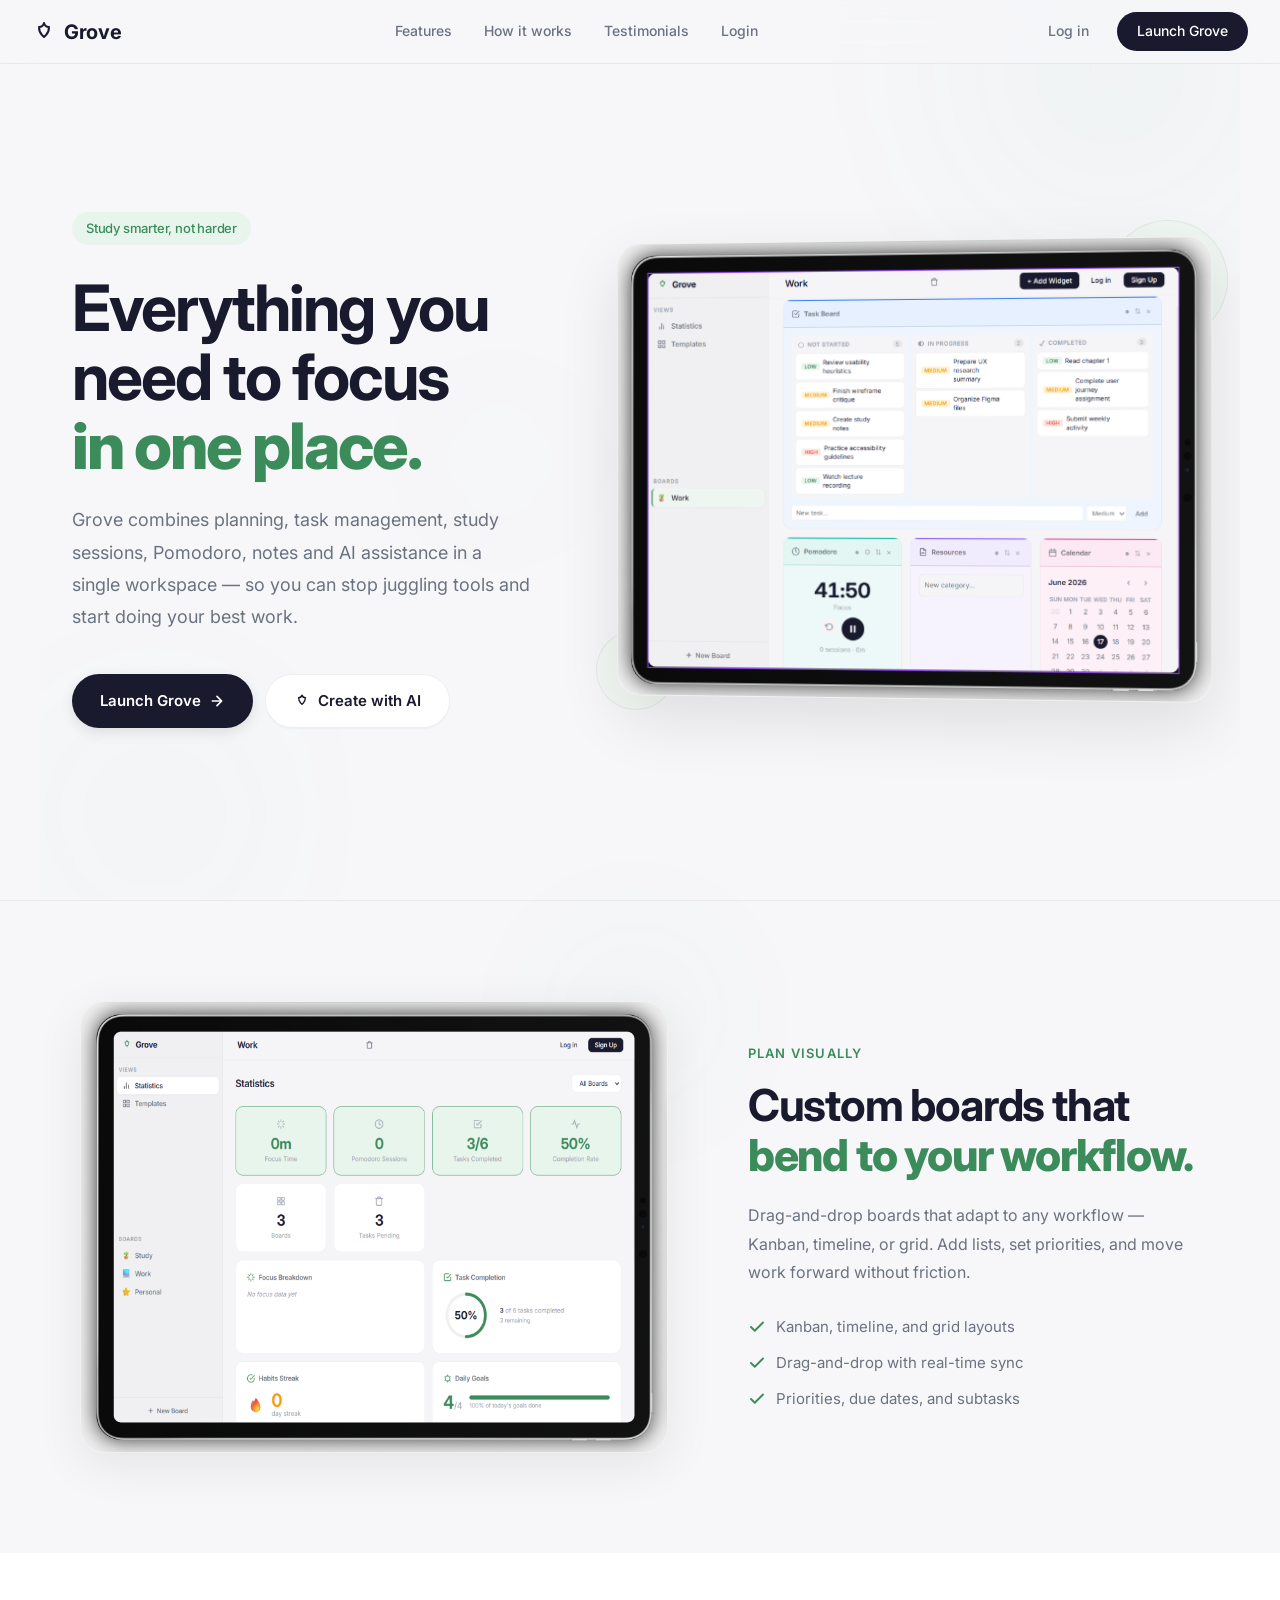
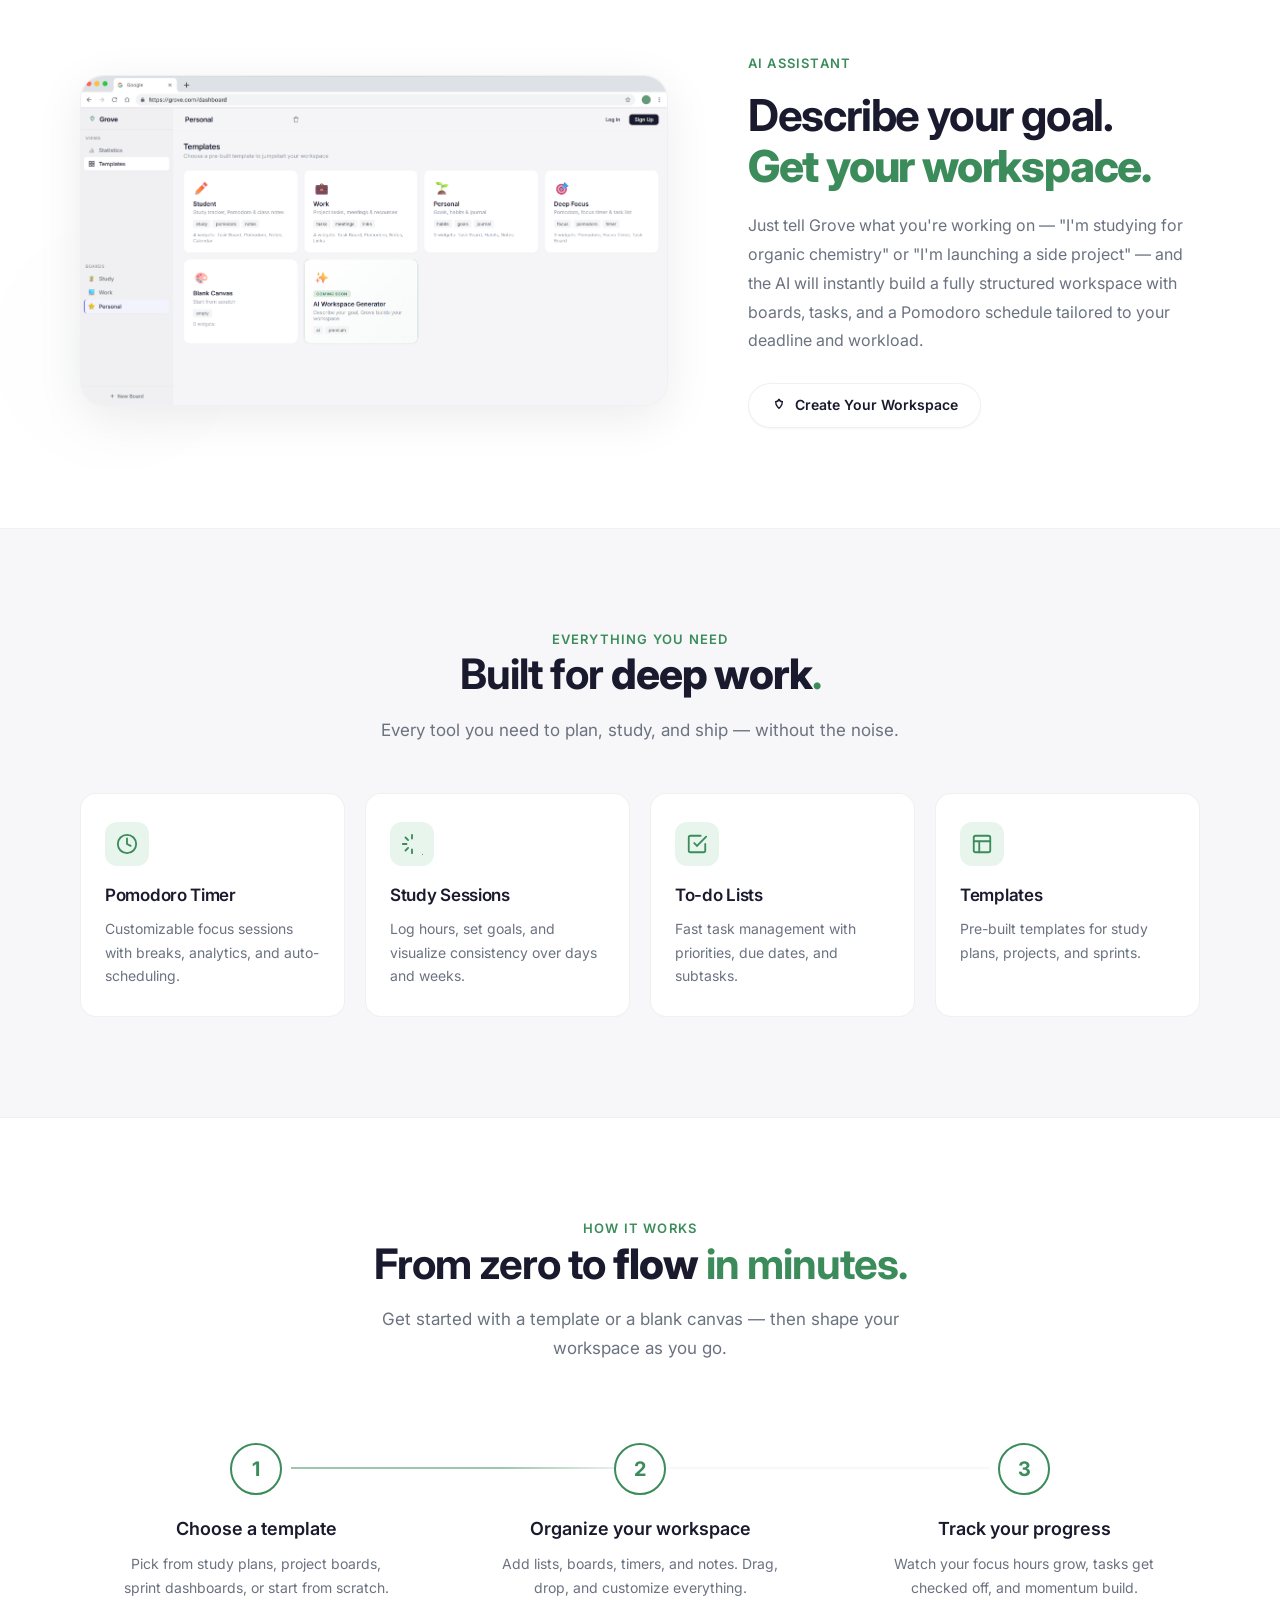
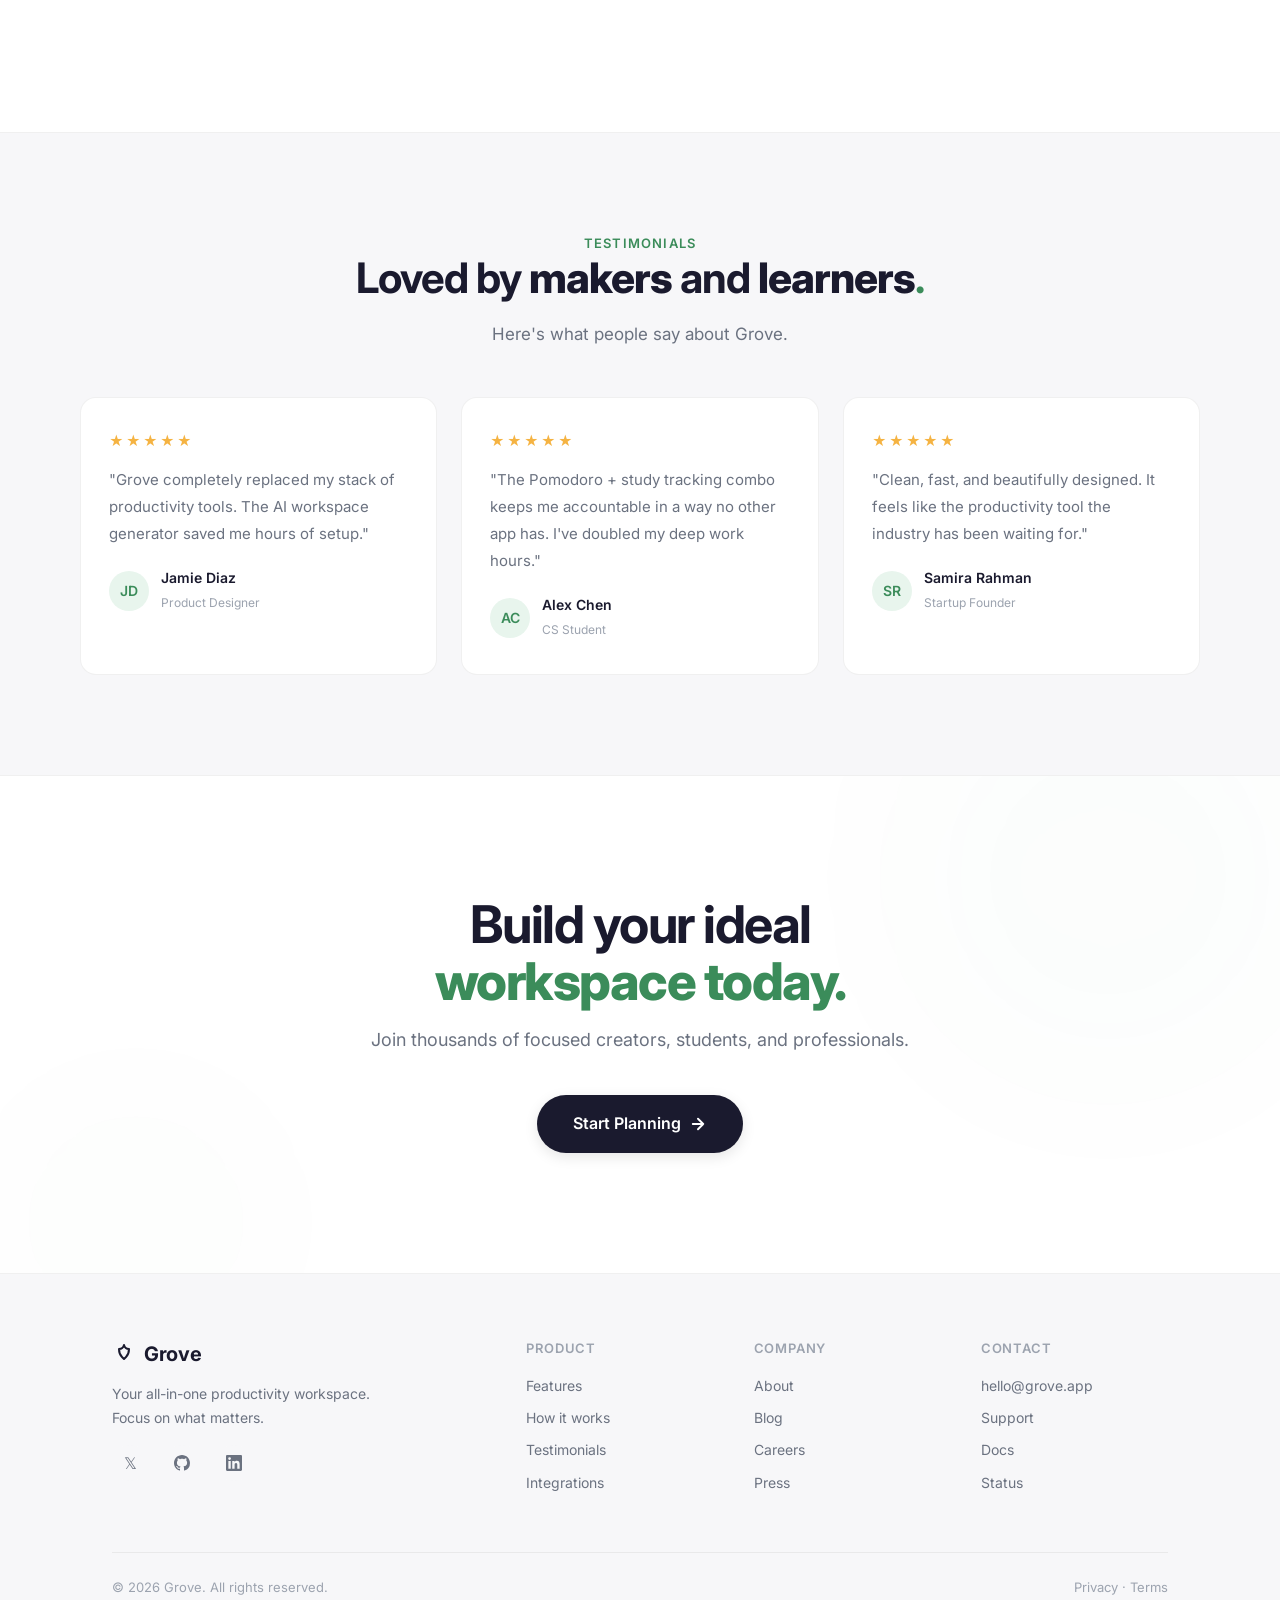
<file: index.html>
<!DOCTYPE html>
<html lang="en">
<head>
  <meta charset="UTF-8" />
  <meta name="viewport" content="width=device-width, initial-scale=1.0" />
  <title>Grove — Focus in one place</title>
  <link rel="preconnect" href="https://fonts.googleapis.com" />
  <link href="https://fonts.googleapis.com/css2?family=Inter:opsz,wght@14..32,300;14..32,400;14..32,500;14..32,600;14..32,700;14..32,800&display=swap" rel="stylesheet" />
  <link rel="stylesheet" href="css/style.css" />
</head>
<body>

  <header>
    <nav>
      <a href="/" class="nav-logo">
        <svg viewBox="0 0 24 24" fill="none" stroke="currentColor" stroke-width="2" stroke-linecap="round" stroke-linejoin="round">
          <path d="M12 3c.5 2 2.5 4 5 4 0 3-1 6-3 8l-2 2-2-2c-2-2-3-5-3-8 2.5 0 4.5-2 5-4z"/>
        </svg>
        Grove
      </a>
      <div class="nav-links">
        <a href="#features">Features</a>
        <a href="#how-it-works">How it works</a>
        <a href="#testimonials">Testimonials</a>
        <a href="pages/login.html">Login</a>
      </div>
      <div class="nav-actions">
        <a href="pages/login.html" class="btn-login">Log in</a>
        <a href="pages/signup.html" class="btn-primary">Launch Grove</a>
        <button class="nav-mobile-toggle" id="mobileToggle" aria-label="Menu">
          <svg viewBox="0 0 24 24" fill="none" stroke="currentColor" stroke-width="2" stroke-linecap="round">
            <line x1="4" y1="6" x2="20" y2="6"/>
            <line x1="4" y1="12" x2="20" y2="12"/>
            <line x1="4" y1="18" x2="20" y2="18"/>
          </svg>
        </button>
      </div>
    </nav>

    <div class="mobile-menu" id="mobileMenu">
      <a href="#features">Features</a>
      <a href="#how-it-works">How it works</a>
      <a href="#testimonials">Testimonials</a>
      <a href="pages/login.html">Login</a>
      <a href="pages/signup.html" class="btn-primary">Launch Grove</a>
    </div>
  </header>

  <main>

    <!-- ── HERO ── -->
    <section class="hero" id="hero">
      <div class="hero-bg">
        <div class="hero-orb hero-orb--1"></div>
        <div class="hero-orb hero-orb--2"></div>
        <div class="hero-orb hero-orb--3"></div>
      </div>
      <div class="hero-content">
        <div class="hero-badge">
          Study smarter, not harder 
        </div>
        <h1>Everything you need to <span class="text-em">focus</span><br><span class="text-accent">in one place.</span></h1>
        <p>Grove combines planning, task management, study sessions, Pomodoro, notes and AI assistance in a single workspace — so you can stop juggling tools and start doing your best work.</p>
        <div class="hero-actions">
          <a href="pages/signup.html" class="btn-cta primary">
            Launch Grove
            <svg width="16" height="16" viewBox="0 0 24 24" fill="none" stroke="currentColor" stroke-width="2.5" stroke-linecap="round" stroke-linejoin="round"><path d="M5 12h14m-7-7 7 7-7 7"/></svg>
          </a>
          <a href="#ai" class="btn-cta secondary">
            <svg width="16" height="16" viewBox="0 0 24 24" fill="none" stroke="currentColor" stroke-width="2" stroke-linecap="round"><path d="M12 3c.5 2 2.5 4 5 4 0 3-1 6-3 8l-2 2-2-2c-2-2-3-5-3-8 2.5 0 4.5-2 5-4z"/></svg>
            Create with AI
          </a>
        </div>
      </div>
      <div class="hero-visual">
        <div class="hero-media">
          <div class="float-el float-el--1"></div>
          <div class="float-el float-el--2"></div>
          <div class="media-frame">
            <img class="media-frame-img" src="assets/ipad-grove-mockup.png" alt="Grove dashboard on iPad" loading="eager" />
          </div>
        </div>
      </div>
    </section>

    <!-- ── FEATURE SHOWCASE 1: BOARDS & TASKS ── -->
    <section class="showcase" id="features">
      <div class="showcase-inner">
        <div class="showcase-visual reveal-left">
          <div class="showcase-float showcase-float--1"></div>
          <div class="media-frame">
            <img class="media-frame-img" src="assets/ipad-grove-mockup2.png" alt="Grove boards" loading="lazy" />
          </div>
        </div>
        <div class="showcase-content reveal-right">
          <div class="section-label">Plan visually</div>
          <h2 class="showcase-title">Custom boards that<span class="text-accent"> bend to your workflow.</span></h2>
          <p class="showcase-desc">Drag-and-drop boards that adapt to any workflow — Kanban, timeline, or grid. Add lists, set priorities, and move work forward without friction.</p>
          <ul class="showcase-list">
            <li>
              <svg width="18" height="18" viewBox="0 0 24 24" fill="none" stroke="currentColor" stroke-width="2.5" stroke-linecap="round" stroke-linejoin="round"><polyline points="20 6 9 17 4 12"/></svg>
              Kanban, timeline, and grid layouts
            </li>
            <li>
              <svg width="18" height="18" viewBox="0 0 24 24" fill="none" stroke="currentColor" stroke-width="2.5" stroke-linecap="round" stroke-linejoin="round"><polyline points="20 6 9 17 4 12"/></svg>
              Drag-and-drop with real-time sync
            </li>
            <li>
              <svg width="18" height="18" viewBox="0 0 24 24" fill="none" stroke="currentColor" stroke-width="2.5" stroke-linecap="round" stroke-linejoin="round"><polyline points="20 6 9 17 4 12"/></svg>
              Priorities, due dates, and subtasks
            </li>
          </ul>
        </div>
      </div>
    </section>

    <!-- ── FEATURE SHOWCASE 2: AI & SEARCH (reversed) ── -->
    <section class="showcase showcase--alt" id="ai">
      <div class="showcase-inner">
        <div class="showcase-content reveal-left">
          <div class="section-label">AI Assistant</div>
          <h2 class="showcase-title">Describe your goal.<br><span class="text-accent">Get your workspace.</span></h2>
          <p class="showcase-desc">Just tell Grove what you're working on — "I'm studying for organic chemistry" or "I'm launching a side project" — and the AI will instantly build a fully structured workspace with boards, tasks, and a Pomodoro schedule tailored to your deadline and workload.</p>
          <a href="pages/dashboard.html" class="btn-cta secondary btn-cta-sm">
            <svg width="16" height="16" viewBox="0 0 24 24" fill="none" stroke="currentColor" stroke-width="2" stroke-linecap="round"><path d="M12 3c.5 2 2.5 4 5 4 0 3-1 6-3 8l-2 2-2-2c-2-2-3-5-3-8 2.5 0 4.5-2 5-4z"/></svg>
            Create Your Workspace
          </a>
        </div>
        <div class="showcase-visual reveal-right">
          <div class="showcase-float showcase-float--2"></div>
          <div class="media-frame media-frame--contain">
            <img class="media-frame-img" src="assets/search-grove-mockup2.png" alt="Grove search interface" loading="lazy" />
          </div>
        </div>
      </div>
    </section>

    <!-- ── MICRO FEATURES ── -->
    <section class="micro-section">
      <div class="inner">
        <div class="reveal">
          <div class="section-label text-center">Everything you need</div>
          <h2 class="section-title text-center">Built for <span class="text-em">deep work</span><span class="text-accent">.</span></h2>
          <p class="section-desc mx-auto text-center">Every tool you need to plan, study, and ship — without the noise.</p>
        </div>
        <div class="micro-grid">
          <article class="micro-card reveal reveal-delay-1">
            <div class="micro-icon">
              <svg viewBox="0 0 24 24" fill="none" stroke="currentColor" stroke-width="2" stroke-linecap="round"><circle cx="12" cy="12" r="10"/><path d="M12 6v6l4 2"/></svg>
            </div>
            <h3>Pomodoro Timer</h3>
            <p>Customizable focus sessions with breaks, analytics, and auto-scheduling.</p>
          </article>
          <article class="micro-card reveal reveal-delay-2">
            <div class="micro-icon">
              <svg viewBox="0 0 24 24" fill="none" stroke="currentColor" stroke-width="2" stroke-linecap="round"><path d="M12 2v4M12 18v4M4.93 4.93l2.83 2.83m16.24 16.24l2.83 2.83M2 12h4m18 12h4M4.93 19.07l2.83-2.83m16.24 7.76l2.83-2.83"/></svg>
            </div>
            <h3>Study Sessions</h3>
            <p>Log hours, set goals, and visualize consistency over days and weeks.</p>
          </article>
          <article class="micro-card reveal reveal-delay-3">
            <div class="micro-icon">
              <svg viewBox="0 0 24 24" fill="none" stroke="currentColor" stroke-width="2" stroke-linecap="round"><path d="M9 11l3 3L22 4"/><path d="M21 12v7a2 2 0 0 1-2 2H5a2 2 0 0 1-2-2V5a2 2 0 0 1 2-2h11"/></svg>
            </div>
            <h3>To-do Lists</h3>
            <p>Fast task management with priorities, due dates, and subtasks.</p>
          </article>
          <article class="micro-card reveal reveal-delay-4">
            <div class="micro-icon">
              <svg viewBox="0 0 24 24" fill="none" stroke="currentColor" stroke-width="2" stroke-linecap="round"><rect x="3" y="3" width="18" height="18" rx="2"/><path d="M3 9h18M9 21V9"/></svg>
            </div>
            <h3>Templates</h3>
            <p>Pre-built templates for study plans, projects, and sprints.</p>
          </article>
        </div>
      </div>
    </section>

    <!-- ── HOW IT WORKS ── -->
    <section id="how-it-works" class="steps-section">
      <div class="inner">
        <div class="reveal">
          <div class="section-label text-center">How it works</div>
          <h2 class="section-title text-center">From zero to <span class="text-em">flow</span><span class="text-accent"> in minutes.</span></h2>
          <p class="section-desc mx-auto text-center">Get started with a template or a blank canvas — then shape your workspace as you go.</p>
        </div>
        <div class="steps">
          <div class="steps-connector"></div>
          <article class="step reveal reveal-delay-1">
            <div class="step-number">1</div>
            <h3>Choose a template</h3>
            <p>Pick from study plans, project boards, sprint dashboards, or start from scratch.</p>
          </article>
          <article class="step reveal reveal-delay-2">
            <div class="step-number">2</div>
            <h3>Organize your workspace</h3>
            <p>Add lists, boards, timers, and notes. Drag, drop, and customize everything.</p>
          </article>
          <article class="step reveal reveal-delay-3">
            <div class="step-number">3</div>
            <h3>Track your progress</h3>
            <p>Watch your focus hours grow, tasks get checked off, and momentum build.</p>
          </article>
        </div>
      </div>
    </section>

    <!-- ── TESTIMONIALS ── -->
    <section id="testimonials" class="testimonials-section">
      <div class="inner">
        <div class="reveal">
          <div class="section-label text-center">Testimonials</div>
          <h2 class="section-title text-center">Loved by <span class="text-em">makers</span> and <span class="text-em">learners</span><span class="text-accent">.</span></h2>
          <p class="section-desc mx-auto text-center">Here's what people say about Grove.</p>
        </div>
        <div class="testimonials-grid">
          <article class="testimonial-card reveal reveal-delay-1">
            <div class="testimonial-stars">★★★★★</div>
            <blockquote>"Grove completely replaced my stack of productivity tools. The AI workspace generator saved me hours of setup."</blockquote>
            <div class="testimonial-author">
              <div class="testimonial-avatar">JD</div>
              <div>
                <strong>Jamie Diaz</strong>
                <span>Product Designer</span>
              </div>
            </div>
          </article>
          <article class="testimonial-card reveal reveal-delay-2">
            <div class="testimonial-stars">★★★★★</div>
            <blockquote>"The Pomodoro + study tracking combo keeps me accountable in a way no other app has. I've doubled my deep work hours."</blockquote>
            <div class="testimonial-author">
              <div class="testimonial-avatar">AC</div>
              <div>
                <strong>Alex Chen</strong>
                <span>CS Student</span>
              </div>
            </div>
          </article>
          <article class="testimonial-card reveal reveal-delay-3">
            <div class="testimonial-stars">★★★★★</div>
            <blockquote>"Clean, fast, and beautifully designed. It feels like the productivity tool the industry has been waiting for."</blockquote>
            <div class="testimonial-author">
              <div class="testimonial-avatar">SR</div>
              <div>
                <strong>Samira Rahman</strong>
                <span>Startup Founder</span>
              </div>
            </div>
          </article>
        </div>
      </div>
    </section>

    <!-- ── CTA ── -->
    <section id="cta" class="cta-section">
      <div class="cta-bg">
        <div class="cta-orb cta-orb--1"></div>
        <div class="cta-orb cta-orb--2"></div>
      </div>
      <div class="inner cta-inner">
        <div class="reveal">
          <h2 class="cta-title">Build your ideal<br><span class="text-accent">workspace today.</span></h2>
          <p>Join thousands of focused creators, students, and professionals.</p>
          <a href="pages/signup.html" class="btn-cta primary btn-cta-lg">
            Start Planning
            <svg width="18" height="18" viewBox="0 0 24 24" fill="none" stroke="currentColor" stroke-width="2.5" stroke-linecap="round" stroke-linejoin="round"><path d="M5 12h14m-7-7 7 7-7 7"/></svg>
          </a>
        </div>
      </div>
    </section>
  </main>

  <footer id="footer">
    <div class="footer-grid">
      <div class="footer-brand">
        <a href="/" class="nav-logo">
          <svg viewBox="0 0 24 24" fill="none" stroke="currentColor" stroke-width="2" stroke-linecap="round" stroke-linejoin="round">
            <path d="M12 3c.5 2 2.5 4 5 4 0 3-1 6-3 8l-2 2-2-2c-2-2-3-5-3-8 2.5 0 4.5-2 5-4z"/>
          </svg>
          Grove
        </a>
        <p>Your all-in-one productivity workspace. Focus on what matters.</p>
        <div class="footer-socials">
          <a href="#" aria-label="Twitter">&#120143;</a>
          <a href="#" aria-label="GitHub">
            <svg width="16" height="16" viewBox="0 0 24 24" fill="currentColor"><path d="M12 0C5.37 0 0 5.37 0 12c0 5.31 3.435 9.795 8.205 11.385.6.105.825-.255.825-.57 0-.285-.015-1.23-.015-2.235-3.015.555-3.795-.735-4.035-1.41-.135-.345-.72-1.41-1.23-1.695-.42-.225-1.02-.78-.015-.795.945-.015 1.62.87 1.845 1.23 1.08 1.815 2.805 1.305 3.495.99.105-.78.42-1.305.765-1.605-2.67-.3-5.46-1.335-5.46-5.925 0-1.305.465-2.385 1.23-3.225-.12-.3-.54-1.53.12-3.18 0 0 1.005-.315 3.3 1.23.96-.27 1.98-.405 3-.405s2.04.135 3 .405c2.295-1.56 3.3-1.23 3.3-1.23.66 1.65.24 2.88.12 3.18.765.84 1.23 1.905 1.23 3.225 0 4.605-2.805 5.625-5.475 5.925.435.375.81 1.095.81 2.22 0 1.605-.015 2.895-.015 3.3 0 .315.225.69.825.57A12.02 12.02 0 0 0 24 12c0-6.63-5.37-12-12-12z"/></svg>
          </a>
          <a href="#" aria-label="LinkedIn">
            <svg width="16" height="16" viewBox="0 0 24 24" fill="currentColor"><path d="M20.447 20.452h-3.554v-5.569c0-1.328-.027-3.037-1.852-3.037-1.853 0-2.136 1.445-2.136 2.939v5.667H9.351V9h3.414v1.561h.046c.477-.9 1.637-1.85 3.37-1.85 3.601 0 4.267 2.37 4.267 5.455v6.286zM5.337 7.433a2.062 2.062 0 0 1-2.063-2.065 2.064 2.064 0 1 1 2.063 2.065zm1.782 13.019H3.555V9h3.564v11.452zM22.225 0H1.771C.792 0 0 .774 0 1.729v20.542C0 23.227.792 24 1.771 24h20.451C23.2 24 24 23.227 24 22.271V1.729C24 .774 23.2 0 22.222 0h.003z"/></svg>
          </a>
        </div>
      </div>
      <div class="footer-col">
        <h4>Product</h4>
        <a href="#">Features</a>
        <a href="#">How it works</a>
        <a href="#">Testimonials</a>
        <a href="#">Integrations</a>
      </div>
      <div class="footer-col">
        <h4>Company</h4>
        <a href="#">About</a>
        <a href="#">Blog</a>
        <a href="#">Careers</a>
        <a href="#">Press</a>
      </div>
      <div class="footer-col">
        <h4>Contact</h4>
        <a href="#">hello@grove.app</a>
        <a href="#">Support</a>
        <a href="#">Docs</a>
        <a href="#">Status</a>
      </div>
    </div>
    <div class="footer-bottom">
      <span>&copy; 2026 Grove. All rights reserved.</span>
      <span>Privacy &middot; Terms</span>
    </div>
  </footer>

  <script src="js/services/storage-service.js"></script>
  <script src="js/services/auth-service.js"></script>
  <script>
    if (AuthService.isLoggedIn()) {
      window.location.replace('pages/dashboard.html');
    }
  </script>
  <script src="js/script.js"></script>
</body>
</html>
</file>
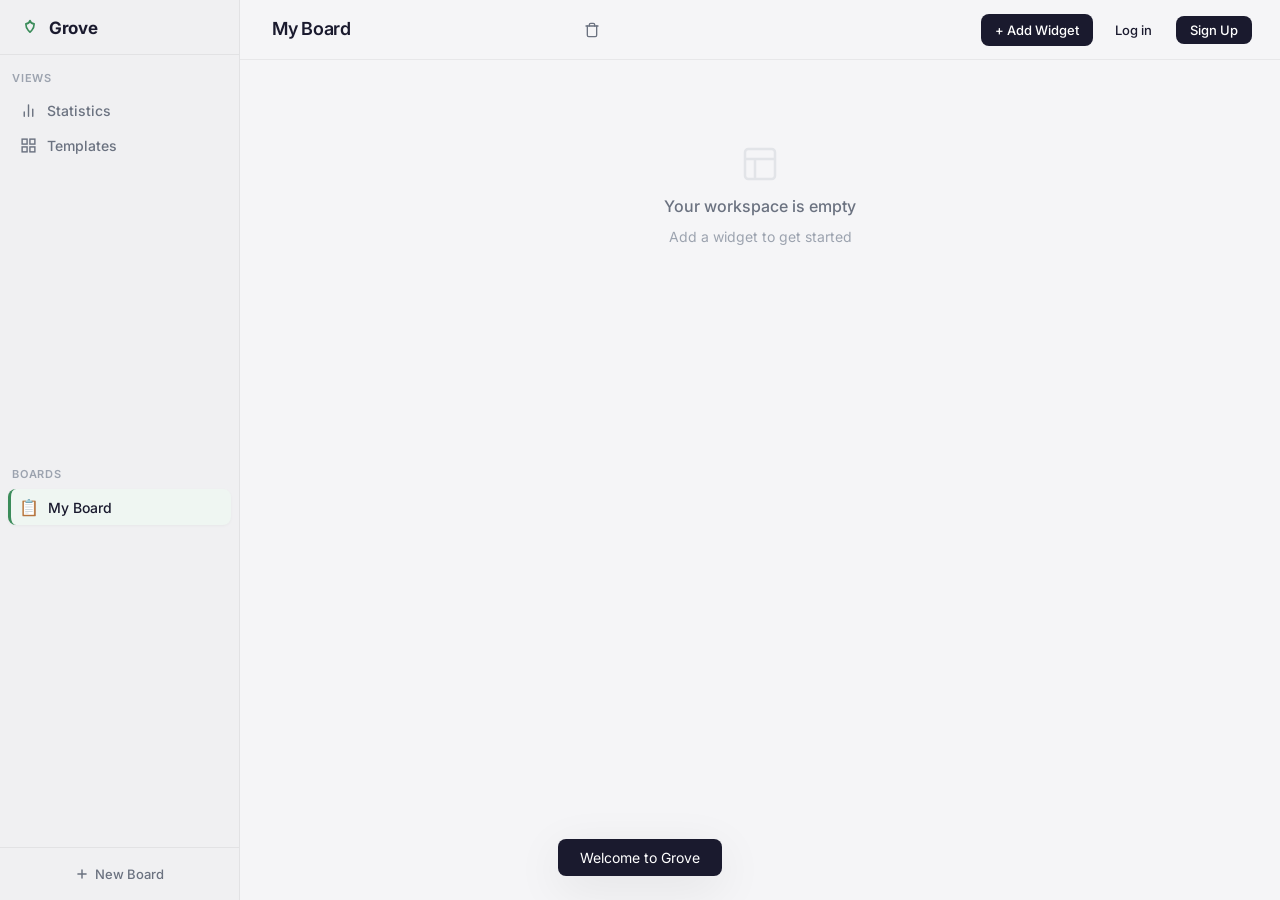
<file: pages/dashboard.html>
<!DOCTYPE html>
<html lang="en">
<head>
  <meta charset="UTF-8" />
  <meta name="viewport" content="width=device-width, initial-scale=1.0" />
  <title>Dashboard — Grove</title>
  <link rel="preconnect" href="https://fonts.googleapis.com" />
  <link href="https://fonts.googleapis.com/css2?family=Inter:opsz,wght@14..32,300;14..32,400;14..32,500;14..32,600;14..32,700&display=swap" rel="stylesheet" />
  <link rel="stylesheet" href="../css/dashboard.css" />
</head>
<body>

  <!-- ─── MOBILE OVERLAY ─── -->
  <div class="sidebar-overlay" id="sidebarOverlay"></div>

  <div class="dashboard">

    <!-- ═══ SIDEBAR ═══ -->
    <aside class="sidebar">
      <div class="sidebar-header">
        <svg viewBox="0 0 24 24" fill="none" stroke="currentColor" stroke-width="2" stroke-linecap="round" stroke-linejoin="round">
          <path d="M12 3c.5 2 2.5 4 5 4 0 3-1 6-3 8l-2 2-2-2c-2-2-3-5-3-8 2.5 0 4.5-2 5-4z"/>
        </svg>
        <span>Grove</span>
      </div>

      <div class="sidebar-section">Views</div>
      <nav class="sidebar-nav">
        <a data-view="stats">
          <svg viewBox="0 0 24 24" fill="none" stroke="currentColor" stroke-width="2" stroke-linecap="round"><path d="M18 20V10M12 20V4M6 20v-6"/></svg>
          <span>Statistics</span>
        </a>        
        <a data-view="templates">
          <svg viewBox="0 0 24 24" fill="none" stroke="currentColor" stroke-width="2" stroke-linecap="round"><rect x="3" y="3" width="7" height="7"/><rect x="14" y="3" width="7" height="7"/><rect x="3" y="14" width="7" height="7"/><rect x="14" y="14" width="7" height="7"/></svg>
          <span>Templates</span>
        </a>
      </nav>

      <div class="sidebar-section">Boards</div>
      <div class="sidebar-nav" id="boardList"></div>

      <div class="sidebar-footer">
        <button class="btn btn-ghost" id="newBoardBtn" style="width:100%;justify-content:center;">
          <svg width="14" height="14" viewBox="0 0 24 24" fill="none" stroke="currentColor" stroke-width="2.5" stroke-linecap="round"><line x1="12" y1="5" x2="12" y2="19"/><line x1="5" y1="12" x2="19" y2="12"/></svg>
          New Board
        </button>
      </div>
    </aside>

    <!-- ═══ MAIN ═══ -->
    <main class="main">

      <!-- ─── TOP BAR ─── -->
      <header class="topbar">
        <div class="topbar-left">
          <button class="btn btn-icon mobile-menu-btn" id="mobileMenuBtn" aria-label="Menu">
            <svg viewBox="0 0 24 24" fill="none" stroke="currentColor" stroke-width="2" stroke-linecap="round">
              <line x1="4" y1="6" x2="20" y2="6"/><line x1="4" y1="12" x2="20" y2="12"/><line x1="4" y1="18" x2="20" y2="18"/>
            </svg>
          </button>
          <h1 id="boardTitle">My Board</h1>
          <button class="btn btn-icon" id="deleteBoardBtn" title="Delete board">
            <svg viewBox="0 0 24 24" fill="none" stroke="currentColor" stroke-width="2" stroke-linecap="round"><polyline points="3 6 5 6 21 6"/><path d="M19 6v14a2 2 0 0 1-2 2H7a2 2 0 0 1-2-2V6m3 0V4a2 2 0 0 1 2-2h4a2 2 0 0 1 2 2v2"/></svg>
          </button>
        </div>
        <div class="topbar-actions">
          <button class="btn btn-primary" id="addWidgetBtn">+ Add Widget</button>
          <div class="user-area" id="userArea"></div>
        </div>
      </header>

      <!-- ─── VIEW: BOARD ─── -->
      <section id="view-board" class="view active">
        <div class="board-view">
          <div class="board-empty" id="boardEmpty" style="display:none;">
            <svg viewBox="0 0 24 24" fill="none" stroke="currentColor" stroke-width="1.5"><rect x="3" y="3" width="18" height="18" rx="2"/><path d="M3 9h18M9 21V9"/></svg>
            <h3>No board selected</h3>
            <p>Create a board to get started.</p>
          </div>
          <div class="widget-grid" id="widgetGrid"></div>
        </div>
      </section>

      <!-- ─── VIEW: STATISTICS ─── -->
      <section id="view-stats" class="view">
        <div class="stats-view">
          <div class="stats-header">
            <h2>Statistics</h2>
            <div class="stats-filter">
              <select id="statsFilter">
                <option value="__all">All Boards</option>
              </select>
            </div>
          </div>
          <div class="stats-grid" id="statsContainer"></div>
        </div>
      </section>

      <!-- ─── VIEW: TEMPLATES ─── -->
      <section id="view-templates" class="view">
        <div class="templates-view">
          <div class="templates-header">
            <h2>Templates</h2>
            <p>Choose a pre-built template to jumpstart your workspace</p>
          </div>
          <div class="templates-grid" id="templatesGrid"></div>
        </div>
      </section>

    </main>
  </div>

  <!-- ═══ MODAL: ADD WIDGET ═══ -->
  <div class="modal-overlay" id="widgetPicker">
    <div class="modal" style="max-width:460px;">
      <h2>Add Widget</h2>
      <div class="picker-grid">
        <div class="picker-item" data-type="todo">
          <svg viewBox="0 0 24 24" fill="none" stroke="currentColor" stroke-width="2" stroke-linecap="round"><path d="M9 11l3 3L22 4"/><path d="M21 12v7a2 2 0 0 1-2 2H5a2 2 0 0 1-2-2V5a2 2 0 0 1 2-2h11"/></svg>
          <span>To Do</span>
        </div>
        <div class="picker-item" data-type="pomodoro">
          <svg viewBox="0 0 24 24" fill="none" stroke="currentColor" stroke-width="2" stroke-linecap="round"><circle cx="12" cy="12" r="10"/><path d="M12 6v6l4 2"/></svg>
          <span>Pomodoro</span>
        </div>
        <div class="picker-item" data-type="notes">
          <svg viewBox="0 0 24 24" fill="none" stroke="currentColor" stroke-width="2" stroke-linecap="round"><path d="M12 20h9"/><path d="M16.5 3.5a2.121 2.121 0 0 1 3 3L7 19l-4 1 1-4L16.5 3.5z"/></svg>
          <span>Notes</span>
        </div>
        <div class="picker-item" data-type="calendar">
          <svg viewBox="0 0 24 24" fill="none" stroke="currentColor" stroke-width="2" stroke-linecap="round"><rect x="3" y="4" width="18" height="18" rx="2"/><line x1="16" y1="2" x2="16" y2="6"/><line x1="8" y1="2" x2="8" y2="6"/><line x1="3" y1="10" x2="21" y2="10"/></svg>
          <span>Calendar</span>
        </div>
        <div class="picker-item" data-type="habits">
          <svg viewBox="0 0 24 24" fill="none" stroke="currentColor" stroke-width="2" stroke-linecap="round"><path d="M22 11.08V12a10 10 0 1 1-5.93-9.14"/><polyline points="22 4 12 14.01 9 11.01"/></svg>
          <span>Habits</span>
        </div>
        <div class="picker-item" data-type="focus-timer">
          <svg viewBox="0 0 24 24" fill="none" stroke="currentColor" stroke-width="2" stroke-linecap="round"><path d="M12 2v4m0 12v4M4.93 4.93l2.83 2.83m8.48 8.48 2.83 2.83M2 12h4m12 0h4M4.93 19.07l2.83-2.83m8.48-8.48 2.83-2.83"/></svg>
          <span>Focus Timer</span>
        </div>
        <div class="picker-item" data-type="links">
          <svg viewBox="0 0 24 24" fill="none" stroke="currentColor" stroke-width="2" stroke-linecap="round"><path d="M10 13a5 5 0 0 0 7.54.54l3-3a5 5 0 0 0-7.07-7.07l-1.72 1.71"/><path d="M14 11a5 5 0 0 0-7.54-.54l-3 3a5 5 0 0 0 7.07 7.07l1.71-1.71"/></svg>
          <span>Links</span>
        </div>
        <div class="picker-item" data-type="text">
          <svg viewBox="0 0 24 24" fill="none" stroke="currentColor" stroke-width="2" stroke-linecap="round"><polyline points="4 7 4 4 20 4 20 7"/><line x1="9" y1="20" x2="15" y2="20"/><line x1="12" y1="4" x2="12" y2="20"/></svg>
          <span>Text</span>
        </div>
        <div class="picker-item" data-type="resources">
          <svg viewBox="0 0 24 24" fill="none" stroke="currentColor" stroke-width="2" stroke-linecap="round"><path d="M14 2H6a2 2 0 0 0-2 2v16a2 2 0 0 0 2 2h12a2 2 0 0 0 2-2V6z"/><polyline points="14 2 14 8 20 8"/><line x1="16" y1="13" x2="8" y2="13"/><line x1="16" y1="17" x2="8" y2="17"/></svg>
          <span>Resources</span>
        </div>
        <div class="picker-item" data-type="daily-goals">
          <svg viewBox="0 0 24 24" fill="none" stroke="currentColor" stroke-width="2" stroke-linecap="round"><path d="M12 2v4m0 12v4M4 7l2 2m12 0l2-2M4 17l2-2m12 2l2 2"/><circle cx="12" cy="12" r="7"/></svg>
          <span>Daily Goals</span>
        </div>
        <div class="picker-item" data-type="progress-tracker">
          <svg viewBox="0 0 24 24" fill="none" stroke="currentColor" stroke-width="2" stroke-linecap="round"><path d="M22 12h-4l-3 9L9 3l-3 9H2"/></svg>
          <span>Progress</span>
        </div>
        <div class="picker-item" data-type="image">
          <svg viewBox="0 0 24 24" fill="none" stroke="currentColor" stroke-width="2" stroke-linecap="round"><rect x="3" y="3" width="18" height="18" rx="2"/><circle cx="8.5" cy="8.5" r="1.5"/><polyline points="21 15 16 10 5 21"/></svg>
          <span>Image</span>
        </div>
      </div>
    </div>
  </div>

  <!-- ═══ MODAL: NEW BOARD ═══ -->
  <div class="modal-overlay" id="newBoardModal">
    <div class="modal">
      <h2>New Board</h2>
      <div class="form-group">
        <label for="newBoardName">Board name</label>
        <input type="text" id="newBoardName" placeholder="e.g. Work, Semester 2, Side Project" />
      </div>
      <div class="modal-actions">
        <button class="btn btn-secondary" id="newBoardCancel">Cancel</button>
        <button class="btn btn-primary" id="newBoardConfirm">Create</button>
      </div>
    </div>
  </div>

  <!-- ═══ MODAL: POMODORO CONFIG ═══ -->
  <div class="modal-overlay" id="pomodoroConfigModal">
    <div class="modal" style="max-width:360px;">
      <h2>Pomodoro Settings</h2>
      <div class="form-group">
        <label>Focus duration (minutes)</label>
        <input type="number" id="pomoFocusDuration" value="25" min="1" max="120" />
      </div>
      <div class="form-group">
        <label>Break duration (minutes)</label>
        <input type="number" id="pomoBreakDuration" value="5" min="1" max="30" />
      </div>
      <div class="pomo-config-presets">
        <button data-focus="25" data-break="5">Classic (25/5)</button>
        <button data-focus="50" data-break="10">Long (50/10)</button>
        <button data-focus="15" data-break="3">Quick (15/3)</button>
        <button data-focus="90" data-break="20">Deep (90/20)</button>
      </div>
      <div class="modal-actions">
        <button class="btn btn-secondary" id="pomoConfigCancel">Cancel</button>
        <button class="btn btn-primary" id="pomoConfigConfirm">Create</button>
      </div>
    </div>
  </div>

  <!-- ═══ MODAL: BOARD CUSTOMIZE ═══ -->
  <div class="modal-overlay" id="boardCustomizeModal">
    <div class="modal" style="max-width:340px;">
      <h2 id="boardCustomizeTitle">Customize Board</h2>
      <div class="form-group">
        <label>Theme Color</label>
        <div class="color-picker" id="boardColorPicker">
          <div class="color-swatch" style="background:#3b8c5a;" data-color="#3b8c5a"></div>
          <div class="color-swatch" style="background:#3b82f6;" data-color="#3b82f6"></div>
          <div class="color-swatch" style="background:#8b5cf6;" data-color="#8b5cf6"></div>
          <div class="color-swatch" style="background:#f59e0b;" data-color="#f59e0b"></div>
          <div class="color-swatch" style="background:#ef4444;" data-color="#ef4444"></div>
          <div class="color-swatch" style="background:#ec4899;" data-color="#ec4899"></div>
          <div class="color-swatch" style="background:#14b8a6;" data-color="#14b8a6"></div>
          <div class="color-swatch" style="background:#f97316;" data-color="#f97316"></div>
          <div class="color-swatch" style="background:#6366f1;" data-color="#6366f1"></div>
          <div class="color-swatch" style="background:#84cc16;" data-color="#84cc16"></div>
          <div class="color-swatch" style="background:#6b7280;" data-color="#6b7280"></div>
          <div class="color-swatch" style="background:#a855f7;" data-color="#a855f7"></div>
        </div>
      </div>
      <div class="form-group">
        <label>Board Icon</label>
        <div class="color-picker" id="boardIconPicker">
          <div class="board-icon-option active" data-icon="default">📋</div>
          <div class="board-icon-option" data-icon="star">⭐</div>
          <div class="board-icon-option" data-icon="heart">❤️</div>
          <div class="board-icon-option" data-icon="rocket">🚀</div>
          <div class="board-icon-option" data-icon="bulb">💡</div>
          <div class="board-icon-option" data-icon="target">🎯</div>
          <div class="board-icon-option" data-icon="book">✨</div>
          <div class="board-icon-option" data-icon="code">💻</div>
          <div class="board-icon-option" data-icon="palette">🎨</div>
          <div class="board-icon-option" data-icon="music">🎵</div>
          <div class="board-icon-option" data-icon="trophy">🏆</div>
          <div class="board-icon-option" data-icon="globe">🪴</div>
        </div>
      </div>
      <div class="modal-actions">
        <button class="btn btn-secondary" id="boardCustomizeCancel">Cancel</button>
        <button class="btn btn-primary" id="boardCustomizeSave">Save</button>
      </div>
    </div>
  </div>

  <!-- ═══ MODAL: CONFIRM ═══ -->
  <div class="modal-overlay" id="confirmModal">
    <div class="modal confirm-modal" style="max-width:380px;">
      <p class="confirm-message" id="confirmMessage">Are you sure?</p>
      <div class="modal-actions">
        <button class="btn btn-secondary" id="confirmCancel">Cancel</button>
        <button class="btn btn-primary confirm-delete" id="confirmOk">Delete</button>
      </div>
    </div>
  </div>

  <!-- ═══ MODAL: SETTINGS ═══ -->
  <div class="modal-overlay" id="settingsModal">
    <div class="modal" style="max-width:420px;">
      <h2>Settings</h2>
      <div class="form-group">
        <label>Interface Theme</label>
        <div class="theme-picker" id="themePicker">
          <div class="theme-option" data-theme="default" style="--theme-bg:#3b8c5a;">
            <span class="theme-swatch" style="background:#3b8c5a;"></span>
            <span>Default</span>
          </div>
          <div class="theme-option" data-theme="forest" style="--theme-bg:#2d7d46;">
            <span class="theme-swatch" style="background:#2d7d46;"></span>
            <span>Forest</span>
          </div>
          <div class="theme-option" data-theme="ocean" style="--theme-bg:#2563eb;">
            <span class="theme-swatch" style="background:#2563eb;"></span>
            <span>Ocean</span>
          </div>
          <div class="theme-option" data-theme="sunset" style="--theme-bg:#d97706;">
            <span class="theme-swatch" style="background:#d97706;"></span>
            <span>Sunset</span>
          </div>
          <div class="theme-option" data-theme="lavender" style="--theme-bg:#7c3aed;">
            <span class="theme-swatch" style="background:#7c3aed;"></span>
            <span>Lavender</span>
          </div>
          <div class="theme-option" data-theme="rose" style="--theme-bg:#e11d48;">
            <span class="theme-swatch" style="background:#e11d48;"></span>
            <span>Rose</span>
          </div>
        </div>
      </div>
      <div class="form-group">
        <label>Default Focus Duration (min)</label>
        <input type="number" id="settingsDefaultFocus" value="25" min="1" max="120" />
      </div>
      <div class="form-group">
        <label>Default Break Duration (min)</label>
        <input type="number" id="settingsDefaultBreak" value="5" min="1" max="30" />
      </div>
      <div class="settings-section">
        <label style="font-size:13px;font-weight:500;color:var(--text-secondary);">Data</label>
        <div class="settings-data-actions">
          <button class="btn btn-ghost btn-sm" id="exportDataBtn">Export Data</button>
          <button class="btn btn-ghost btn-sm" id="importDataBtn">Import Data</button>
          <input type="file" id="importFileInput" accept=".json" style="display:none;" />
        </div>
      </div>
      <div class="modal-actions">
        <button class="btn btn-secondary" id="settingsCancel">Cancel</button>
        <button class="btn btn-primary" id="settingsConfirm">Save</button>
      </div>
    </div>
  </div>

  <!-- ═══ BOARD CONTEXT MENU ═══ -->
  <div class="board-context-menu" id="boardContextMenu">
    <div class="board-context-item" data-action="rename">
      <svg viewBox="0 0 24 24" fill="none" stroke="currentColor" stroke-width="2" stroke-linecap="round"><path d="M12 20h9"/><path d="M16.5 3.5a2.121 2.121 0 0 1 3 3L7 19l-4 1 1-4L16.5 3.5z"/></svg>
      Rename</div>
    <div class="board-context-item" data-action="color">
      <svg viewBox="0 0 24 24" fill="none" stroke="currentColor" stroke-width="2" stroke-linecap="round"><circle cx="12" cy="12" r="10"/><circle cx="12" cy="12" r="4"/></svg>
      Change Color</div>
    <div class="board-context-item" data-action="icon">
      <svg viewBox="0 0 24 24" fill="none" stroke="currentColor" stroke-width="2" stroke-linecap="round"><circle cx="12" cy="12" r="10"/><path d="M8 14s1.5 2 4 2 4-2 4-2"/><line x1="9" y1="9" x2="9.01" y2="9"/><line x1="15" y1="9" x2="15.01" y2="9"/></svg>
      Change Icon</div>
    <div class="board-context-item danger" data-action="delete">
      <svg viewBox="0 0 24 24" fill="none" stroke="currentColor" stroke-width="2" stroke-linecap="round"><polyline points="3 6 5 6 21 6"/><path d="M19 6v14a2 2 0 0 1-2 2H7a2 2 0 0 1-2-2V6m3 0V4a2 2 0 0 1 2-2h4a2 2 0 0 1 2 2v2"/></svg>
      Delete</div>
  </div>

  <!-- ═══ CALENDAR EVENT POPUP ═══ -->
  <div class="calendar-event-popup" id="calendarEventPopup" style="display:none;"></div>

  <!-- ═══ MODAL: AI WORKSPACE GENERATOR (COMING SOON) ═══ -->
  <div class="modal-overlay" id="aiWorkspaceModal">
    <div class="modal ai-modal" style="max-width:420px;">
      <div class="ai-modal-glow"></div>
      <div class="ai-modal-body">
        <div class="ai-modal-icon">
          <svg viewBox="0 0 24 24" fill="none" stroke="currentColor" stroke-width="1.5" stroke-linecap="round" stroke-linejoin="round">
            <path d="M12 3a6 6 0 0 0 9 9 6 6 0 1 1-9 9 6 6 0 0 0-9-9 6 6 0 0 1 9-9Z"/>
            <path d="M19 5v4m-2-2h4"/>
            <path d="M5 17v2m-1-1h2"/>
            <path d="M18 18v1"/>
            <path d="M14 10l-2 2 2 2"/>
            <path d="M10 14l2 2"/>
          </svg>
        </div>
        <span class="soon-badge soon-badge--lg">Coming Soon</span>
        <h2 class="ai-modal-title">AI Workspace Generator</h2>
        <p class="ai-modal-desc">Describe what you're working on and Grove will automatically create a personalized board, widgets, tasks, study sessions, and workspace structure tailored to your goals.</p>
        <button class="btn btn-primary" id="aiWorkspaceClose">Got it</button>
      </div>
    </div>
  </div>

  <!-- ═══ TOAST ═══ -->
  <div class="toast" id="toast"></div>

  <script src="../js/services/storage-service.js"></script>
  <script src="../js/services/auth-service.js"></script>
  <script src="../js/dashboard.js"></script>
</body>
</html>
</file>
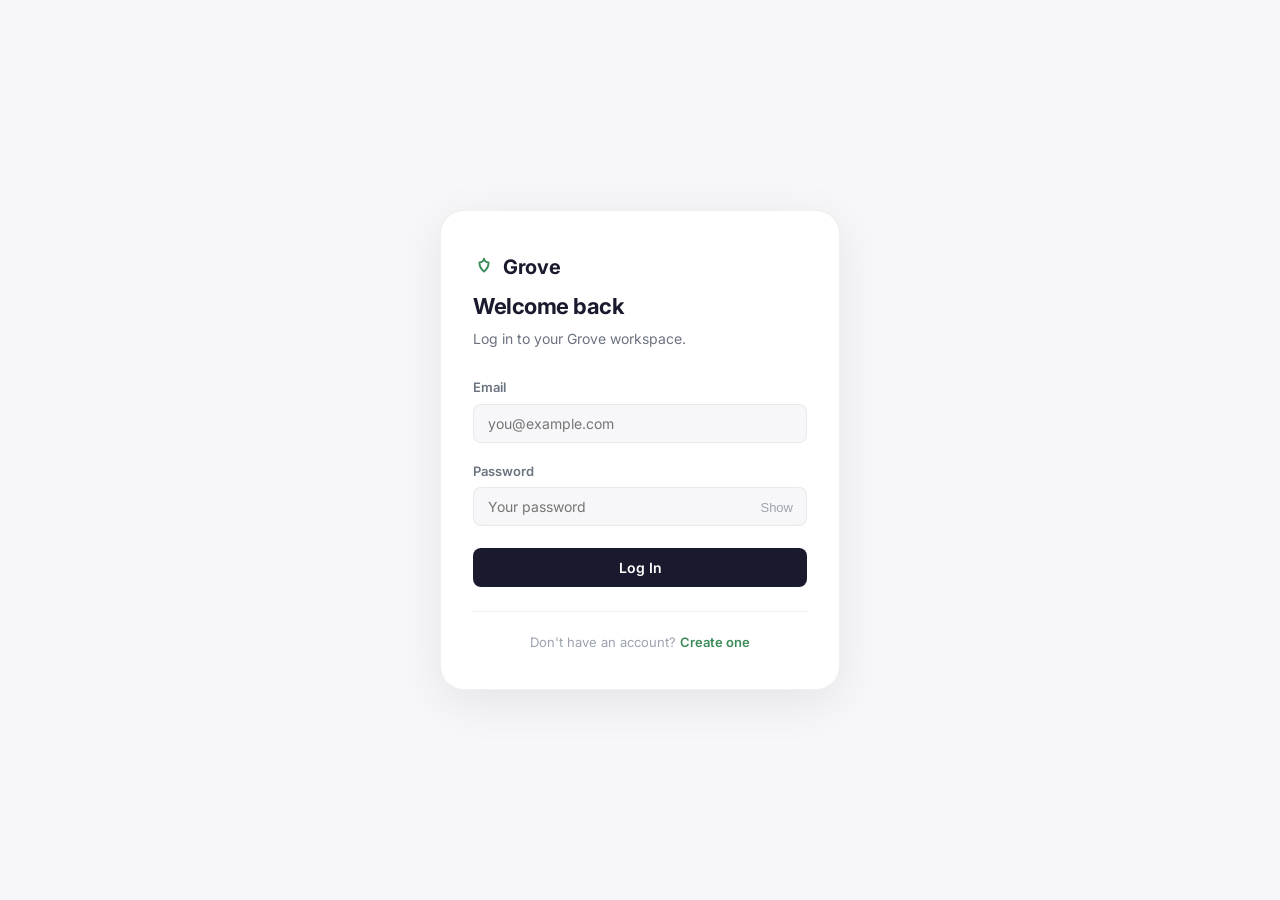
<file: pages/login.html>
<!DOCTYPE html>
<html lang="en">
<head>
  <meta charset="UTF-8" />
  <meta name="viewport" content="width=device-width, initial-scale=1.0" />
  <title>Log in — Grove</title>
  <link rel="preconnect" href="https://fonts.googleapis.com" />
  <link href="https://fonts.googleapis.com/css2?family=Inter:opsz,wght@14..32,300;14..32,400;14..32,500;14..32,600;14..32,700&display=swap" rel="stylesheet" />
  <link rel="stylesheet" href="../css/style.css" />
  <link rel="stylesheet" href="../css/auth.css" />
</head>
<body>
  <main class="auth-page">
    <div class="auth-card">
      <div class="auth-logo">
        <svg viewBox="0 0 24 24" fill="none" stroke="currentColor" stroke-width="2" stroke-linecap="round" stroke-linejoin="round">
          <path d="M12 3c.5 2 2.5 4 5 4 0 3-1 6-3 8l-2 2-2-2c-2-2-3-5-3-8 2.5 0 4.5-2 5-4z"/>
        </svg>
        Grove
      </div>
      <h1 class="auth-title">Welcome back</h1>
      <p class="auth-subtitle">Log in to your Grove workspace.</p>

      <div class="auth-alert" id="alertBox"></div>

      <form class="auth-form" id="loginForm" novalidate>
        <div class="form-group">
          <label for="email">Email</label>
          <input type="email" id="email" placeholder="you@example.com" autocomplete="email" />
          <div class="field-error" id="emailError"></div>
        </div>

        <div class="form-group">
          <label for="password">Password</label>
          <div class="field-wrapper">
            <input type="password" id="password" placeholder="Your password" autocomplete="current-password" />
            <button type="button" class="pw-toggle" id="pwToggle" tabindex="-1" aria-label="Toggle password visibility">Show</button>
          </div>
          <div class="field-error" id="passwordError"></div>
        </div>

        <button type="submit" class="auth-submit" id="submitBtn">Log In</button>
      </form>

      <div class="auth-footer">
        Don't have an account? <a href="signup.html">Create one</a>
      </div>
    </div>
  </main>

  <script src="../js/services/storage-service.js"></script>
  <script src="../js/services/auth-service.js"></script>
  <script src="../js/services/auth-ui.js"></script>
</body>
</html>
</file>
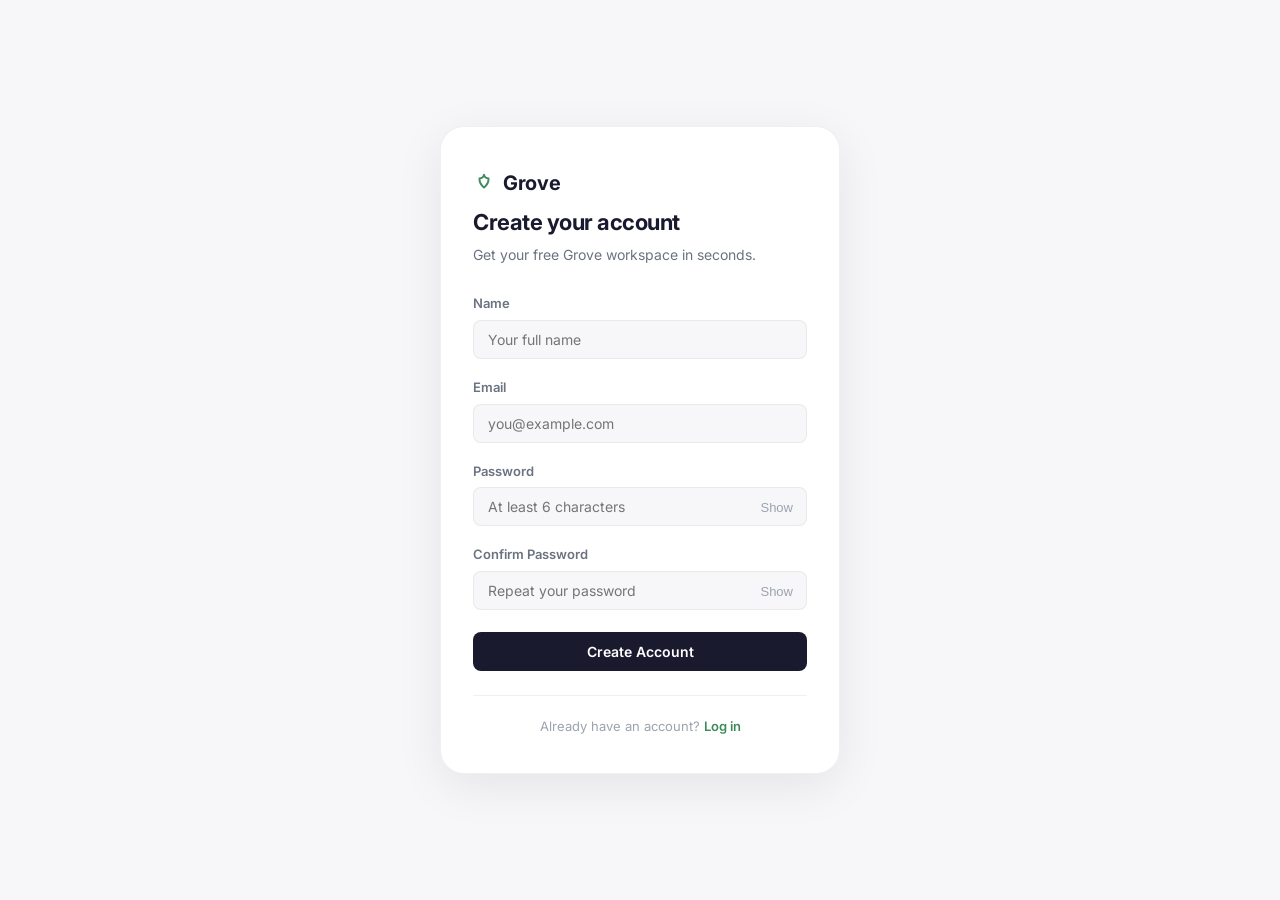
<file: pages/signup.html>
<!DOCTYPE html>
<html lang="en">
<head>
  <meta charset="UTF-8" />
  <meta name="viewport" content="width=device-width, initial-scale=1.0" />
  <title>Sign up — Grove</title>
  <link rel="preconnect" href="https://fonts.googleapis.com" />
  <link href="https://fonts.googleapis.com/css2?family=Inter:opsz,wght@14..32,300;14..32,400;14..32,500;14..32,600;14..32,700&display=swap" rel="stylesheet" />
  <link rel="stylesheet" href="../css/style.css" />
  <link rel="stylesheet" href="../css/auth.css" />
</head>
<body>
  <main class="auth-page">
    <div class="auth-card">
      <div class="auth-logo">
        <svg viewBox="0 0 24 24" fill="none" stroke="currentColor" stroke-width="2" stroke-linecap="round" stroke-linejoin="round">
          <path d="M12 3c.5 2 2.5 4 5 4 0 3-1 6-3 8l-2 2-2-2c-2-2-3-5-3-8 2.5 0 4.5-2 5-4z"/>
        </svg>
        Grove
      </div>
      <h1 class="auth-title">Create your account</h1>
      <p class="auth-subtitle">Get your free Grove workspace in seconds.</p>

      <div class="auth-alert" id="alertBox"></div>

      <form class="auth-form" id="signupForm" novalidate>
        <div class="form-group">
          <label for="name">Name</label>
          <input type="text" id="name" placeholder="Your full name" autocomplete="name" />
          <div class="field-error" id="nameError"></div>
        </div>

        <div class="form-group">
          <label for="email">Email</label>
          <input type="email" id="email" placeholder="you@example.com" autocomplete="email" />
          <div class="field-error" id="emailError"></div>
        </div>

        <div class="form-group">
          <label for="password">Password</label>
          <div class="field-wrapper">
            <input type="password" id="password" placeholder="At least 6 characters" autocomplete="new-password" />
            <button type="button" class="pw-toggle" id="pwToggle1" tabindex="-1" aria-label="Toggle password visibility">Show</button>
          </div>
          <div class="field-error" id="passwordError"></div>
        </div>

        <div class="form-group">
          <label for="confirm">Confirm Password</label>
          <div class="field-wrapper">
            <input type="password" id="confirm" placeholder="Repeat your password" autocomplete="new-password" />
            <button type="button" class="pw-toggle" id="pwToggle2" tabindex="-1" aria-label="Toggle confirm visibility">Show</button>
          </div>
          <div class="field-error" id="confirmError"></div>
        </div>

        <button type="submit" class="auth-submit" id="submitBtn">Create Account</button>
      </form>

      <div class="auth-footer">
        Already have an account? <a href="login.html">Log in</a>
      </div>
    </div>
  </main>

  <script src="../js/services/storage-service.js"></script>
  <script src="../js/services/auth-service.js"></script>
  <script src="../js/services/auth-ui.js"></script>
</body>
</html>
</file>
<file: css/style.css>
*, *::before, *::after {
  margin: 0;
  padding: 0;
  box-sizing: border-box;
}
:root {
  --bg: #f7f7f9;
  --surface: #ffffff;
  --text: #1a1a2e;
  --text-secondary: #6b7280;
  --text-tertiary: #9ca3af;
  --green: #3b8c5a;
  --green-light: #e8f5ed;
  --green-hover: #2e734a;
  --red: #e74c3c;
  --red-light: #fde8e8;
  --border: rgba(0,0,0,0.06);
  --shadow-sm: 0 1px 2px rgba(0,0,0,0.04);
  --shadow-md: 0 4px 20px rgba(0,0,0,0.06);
  --shadow-lg: 0 12px 48px rgba(0,0,0,0.08);
  --shadow-xl: 0 24px 64px rgba(0,0,0,0.10);
  --radius-sm: 8px;
  --radius-md: 12px;
  --radius-lg: 16px;
  --radius-xl: 24px;
  --radius-2xl: 32px;
  --font: 'Inter', -apple-system, BlinkMacSystemFont, 'Segoe UI', sans-serif;
  --nav-height: 64px;
}
[data-theme="dark"] {
  --bg: #111118;
  --surface: #1a1a24;
  --text: #e8e8ed;
  --text-secondary: #9c9ca8;
  --text-tertiary: #6b6b78;
  --green: #4ade80;
  --green-light: #1a2e22;
  --green-hover: #22c55e;
  --red: #f87171;
  --red-light: #2e1a1a;
  --border: rgba(255,255,255,0.06);
  --shadow-sm: 0 1px 3px rgba(0,0,0,0.2);
  --shadow-md: 0 4px 20px rgba(0,0,0,0.3);
  --shadow-lg: 0 12px 48px rgba(0,0,0,0.4);
  --shadow-xl: 0 24px 64px rgba(0,0,0,0.5);
}
html {
  scroll-behavior: smooth;
  -webkit-font-smoothing: antialiased;
  -moz-osx-font-smoothing: grayscale;
}
body {
  font-family: var(--font);
  background: var(--bg);
  color: var(--text);
  line-height: 1.6;
  overflow-x: hidden;
}
a { text-decoration: none; color: inherit; }
img { max-width: 100%; display: block; }

/* ── TYPOGRAPHY TOKENS ── */
.text-em { color: var(--text); }
.text-accent { color: var(--green); }

/* ── NAV ── */
nav {
  position: fixed;
  top: 0; left: 0; right: 0;
  height: var(--nav-height);
  display: flex;
  align-items: center;
  justify-content: space-between;
  padding: 0 32px;
  background: rgba(247,247,249,0.8);
  backdrop-filter: blur(16px) saturate(180%);
  -webkit-backdrop-filter: blur(16px) saturate(180%);
  border-bottom: 1px solid var(--border);
  z-index: 100;
}
.nav-logo {
  font-size: 20px;
  font-weight: 700;
  letter-spacing: -0.3px;
  display: flex;
  align-items: center;
  gap: 8px;
}
.nav-logo svg { width: 24px; height: 24px; }
.nav-links {
  display: flex;
  gap: 32px;
  font-size: 14px;
  font-weight: 500;
  color: var(--text-secondary);
}
.nav-links a { transition: color 0.2s; }
.nav-links a:hover { color: var(--text); }
.nav-actions {
  display: flex;
  align-items: center;
  gap: 12px;
}
.nav-actions .btn-login {
  font-size: 14px;
  font-weight: 500;
  color: var(--text-secondary);
  padding: 8px 16px;
  border-radius: var(--radius-sm);
  transition: color 0.2s;
}
.nav-actions .btn-login:hover { color: var(--text); }
.nav-actions .btn-primary {
  font-size: 14px;
  font-weight: 500;
  background: var(--text);
  color: #fff;
  padding: 8px 20px;
  border-radius: 999px;
  transition: opacity 0.2s, transform 0.2s;
}
.nav-actions .btn-primary:hover {
  opacity: 0.85;
  transform: scale(0.97);
}
.nav-mobile-toggle {
  display: none;
  background: none;
  border: none;
  cursor: pointer;
  padding: 4px;
  color: var(--text);
}
.nav-mobile-toggle svg { width: 24px; height: 24px; }

.mobile-menu {
  display: none;
  position: fixed;
  top: var(--nav-height);
  left: 0; right: 0;
  background: rgba(247,247,249,0.98);
  backdrop-filter: blur(16px);
  -webkit-backdrop-filter: blur(16px);
  border-bottom: 1px solid var(--border);
  padding: 16px 24px 24px;
  flex-direction: column;
  gap: 12px;
  z-index: 99;
}
.mobile-menu.open { display: flex; }
.mobile-menu a {
  font-size: 16px;
  font-weight: 500;
  color: var(--text-secondary);
  padding: 8px 0;
  transition: color 0.2s;
}
.mobile-menu a:hover { color: var(--text); }
.mobile-menu .btn-primary {
  text-align: center;
  background: var(--text);
  color: #fff;
  padding: 12px;
  border-radius: 999px;
  margin-top: 4px;
  font-weight: 500;
}

/* ── HERO ── */
.hero {
  position: relative;
  padding: 140px 32px 100px;
  max-width: 1200px;
  margin: 0 auto;
  display: flex;
  align-items: center;
  gap: 80px;
  min-height: 100vh;
  overflow: hidden;
}
.hero-bg {
  position: absolute;
  inset: 0;
  pointer-events: none;
  z-index: 0;
}
.hero-orb {
  position: absolute;
  border-radius: 50%;
  filter: blur(80px);
  opacity: 0.5;
  animation: orbFloat 10s ease-in-out infinite alternate;
}
.hero-orb--1 {
  width: 500px;
  height: 500px;
  background: radial-gradient(circle, color-mix(in srgb, var(--green) 10%, transparent) 0%, transparent 70%);
  top: -20%;
  right: -10%;
  animation-delay: 0s;
}
.hero-orb--2 {
  width: 350px;
  height: 350px;
  background: radial-gradient(circle, color-mix(in srgb, var(--green) 8%, transparent) 0%, transparent 70%);
  bottom: -10%;
  left: -5%;
  animation-delay: -3s;
  animation-duration: 14s;
}
.hero-orb--3 {
  width: 200px;
  height: 200px;
  background: radial-gradient(circle, color-mix(in srgb, var(--green) 6%, transparent) 0%, transparent 70%);
  top: 40%;
  left: 30%;
  animation-delay: -6s;
  animation-duration: 12s;
}
@keyframes orbFloat {
  0% { transform: translate(0, 0) scale(1); }
  100% { transform: translate(30px, -30px) scale(1.1); }
}
.hero-content {
  flex: 1;
  position: relative;
  z-index: 1;
  max-width: 540px;
}
.hero-badge {
  display: inline-flex;
  align-items: center;
  gap: 6px;
  font-size: 13px;
  font-weight: 500;
  color: var(--green);
  background: var(--green-light);
  padding: 6px 14px;
  border-radius: 999px;
  margin-bottom: 28px;
  letter-spacing: -0.2px;
}
.hero h1 {
  font-size: clamp(38px, 5.5vw, 64px);
  font-weight: 700;
  line-height: 1.08;
  letter-spacing: -2px;
  margin-bottom: 24px;
}
.hero h1 .text-accent {
  font-weight: 800;
}
.hero p {
  font-size: 18px;
  color: var(--text-secondary);
  max-width: 480px;
  line-height: 1.8;
  margin-bottom: 40px;
}
.hero-actions {
  display: flex;
  gap: 12px;
  flex-wrap: wrap;
}
.btn-cta {
  display: inline-flex;
  align-items: center;
  gap: 8px;
  font-size: 15px;
  font-weight: 600;
  padding: 14px 28px;
  border-radius: 999px;
  border: none;
  cursor: pointer;
  transition: transform 0.25s cubic-bezier(0.22, 1, 0.36, 1), box-shadow 0.25s, background 0.25s;
}
.btn-cta:hover { transform: translateY(-2px); }
.btn-cta:active { transform: scale(0.97); }
.btn-cta.primary {
  background: var(--text);
  color: #fff;
  box-shadow: 0 4px 14px rgba(0,0,0,0.1);
}
.btn-cta.primary:hover { box-shadow: 0 8px 28px rgba(0,0,0,0.14); }
.btn-cta.secondary {
  background: var(--surface);
  color: var(--text);
  border: 1px solid var(--border);
  box-shadow: var(--shadow-sm);
}
.btn-cta.secondary:hover {
  background: #f0f0f2;
  box-shadow: var(--shadow-md);
}
.hero-visual {
  flex: 1.3;
  position: relative;
  z-index: 1;
}
.hero-media {
  position: relative;
}
.float-el {
  position: absolute;
  border-radius: 50%;
  pointer-events: none;
  z-index: 0;
}
.float-el--1 {
  width: 120px;
  height: 120px;
  background: color-mix(in srgb, var(--green) 8%, var(--surface));
  border: 1px solid var(--border);
  top: -20px;
  right: -20px;
  animation: floatEl 6s ease-in-out infinite;
  backdrop-filter: blur(8px);
}
.float-el--2 {
  width: 80px;
  height: 80px;
  background: color-mix(in srgb, var(--green) 6%, var(--surface));
  border: 1px solid var(--border);
  bottom: -10px;
  left: -15px;
  animation: floatEl 8s ease-in-out infinite reverse;
  backdrop-filter: blur(8px);
}
@keyframes floatEl {
  0%, 100% { transform: translateY(0) rotate(0deg); }
  33% { transform: translateY(-12px) rotate(2deg); }
  66% { transform: translateY(6px) rotate(-1deg); }
}
.hero-media .media-frame {
  transform: perspective(1200px) rotateY(-4deg);
  transition: transform 0.6s cubic-bezier(0.22, 1, 0.36, 1);
  box-shadow:
    var(--shadow-xl),
    0 0 0 1px rgba(255,255,255,0.05) inset;
}
.hero-media .media-frame:hover {
  transform: perspective(1200px) rotateY(0deg);
}

/* ── MEDIA FRAME ── */
.media-frame {
  width: 100%;
  aspect-ratio: 13 / 10;
  background: var(--surface);
  border-radius: var(--radius-xl);
  box-shadow: var(--shadow-lg);
  border: 1px solid var(--border);
  overflow: hidden;
  position: relative;
}
.media-frame::after {
  content: '';
  position: absolute;
  top: 0;
  left: 0;
  right: 0;
  height: 1px;
  background: linear-gradient(90deg, transparent, color-mix(in srgb, var(--green) 15%, transparent), transparent);
  opacity: 0.6;
  pointer-events: none;
}
.media-frame-img {
  width: 100%;
  height: 100%;
  object-fit: cover;
  display: block;
  position: absolute;
  inset: 0;
}
.media-frame--contain {
  aspect-ratio: 16 / 9;
}
.media-frame--contain .media-frame-img {
  object-fit: contain;
}

/* ── SHOWCASE ── */
.showcase {
  padding: 100px 32px;
  border-top: 1px solid var(--border);
}
.showcase--alt {
  background: var(--surface);
  border-top: none;
  border-bottom: 1px solid var(--border);
}
.showcase-inner {
  max-width: 1120px;
  margin: 0 auto;
  display: flex;
  align-items: center;
  gap: 80px;
}
.showcase--alt .showcase-inner {
  flex-direction: row-reverse;
}
.showcase-content {
  flex: 1;
  max-width: 480px;
}
.showcase-content .section-label {
  margin-bottom: 16px;
}
.section-label {
  font-size: 13px;
  font-weight: 600;
  text-transform: uppercase;
  letter-spacing: 1.2px;
  color: var(--green);
}
.showcase-title {
  font-size: clamp(30px, 3.8vw, 44px);
  font-weight: 700;
  letter-spacing: -1.2px;
  line-height: 1.15;
  margin-bottom: 20px;
}
.showcase-title .text-accent {
  font-weight: 800;
}
.showcase-desc {
  font-size: 16px;
  color: var(--text-secondary);
  line-height: 1.8;
  margin-bottom: 28px;
}
.showcase-list {
  list-style: none;
  display: flex;
  flex-direction: column;
  gap: 12px;
}
.showcase-list li {
  display: flex;
  align-items: center;
  gap: 10px;
  font-size: 15px;
  color: var(--text-secondary);
}
.showcase-list li svg {
  flex-shrink: 0;
  color: var(--green);
  stroke-width: 2.5;
}
.showcase-visual {
  flex: 1.3;
  position: relative;
}
.showcase-float {
  position: absolute;
  border-radius: 50%;
  pointer-events: none;
  filter: blur(60px);
  opacity: 0.4;
  animation: orbFloat 8s ease-in-out infinite alternate;
}
.showcase-float--1 {
  width: 300px;
  height: 300px;
  background: radial-gradient(circle, color-mix(in srgb, var(--green) 10%, transparent) 0%, transparent 70%);
  top: -30%;
  right: -20%;
}
.showcase-float--2 {
  width: 250px;
  height: 250px;
  background: radial-gradient(circle, color-mix(in srgb, var(--green) 8%, transparent) 0%, transparent 70%);
  bottom: -20%;
  left: -15%;
  animation-delay: -4s;
}
.showcase--alt {
  position: relative;
  overflow: hidden;
}

/* ── COMMON SECTION HEADERS ── */
.inner {
  max-width: 1120px;
  margin: 0 auto;
}
.section-title {
  font-size: clamp(28px, 4vw, 42px);
  font-weight: 700;
  letter-spacing: -1px;
  margin-bottom: 16px;
  line-height: 1.2;
}
.section-title .text-em {
  font-weight: 800;
}
.section-desc {
  font-size: 17px;
  color: var(--text-secondary);
  max-width: 560px;
  line-height: 1.7;
}
.text-center { text-align: center; }
.mx-auto { margin-left: auto; margin-right: auto; }

/* ── MICRO FEATURES ── */
.micro-section {
  padding: 100px 32px;
}
.micro-section .inner {
  max-width: 1120px;
  margin: 0 auto;
}
.micro-grid {
  display: grid;
  grid-template-columns: repeat(4, 1fr);
  gap: 20px;
  margin-top: 48px;
}
.micro-card {
  background: var(--surface);
  border-radius: var(--radius-lg);
  padding: 28px 24px;
  border: 1px solid var(--border);
  transition: transform 0.3s cubic-bezier(0.22, 1, 0.36, 1), box-shadow 0.3s;
  cursor: default;
  position: relative;
  overflow: hidden;
}
.micro-card::before {
  content: '';
  position: absolute;
  top: 0;
  left: 0;
  right: 0;
  height: 3px;
  background: linear-gradient(90deg, var(--green), color-mix(in srgb, var(--green) 40%, transparent));
  opacity: 0;
  transition: opacity 0.3s;
}
.micro-card:hover::before { opacity: 1; }
.micro-card:hover {
  transform: translateY(-6px);
  box-shadow: var(--shadow-lg);
}
.micro-icon {
  width: 44px;
  height: 44px;
  border-radius: var(--radius-md);
  background: var(--green-light);
  display: flex;
  align-items: center;
  justify-content: center;
  margin-bottom: 16px;
  color: var(--green);
  transition: transform 0.3s, background 0.3s;
}
.micro-card:hover .micro-icon {
  transform: scale(1.08);
  background: color-mix(in srgb, var(--green-light) 85%, var(--green));
}
.micro-icon svg { width: 22px; height: 22px; }
.micro-card h3 {
  font-size: 17px;
  font-weight: 600;
  margin-bottom: 8px;
  letter-spacing: -0.3px;
}
.micro-card p {
  font-size: 14px;
  color: var(--text-secondary);
  line-height: 1.7;
}

/* ── STEPS ── */
.steps-section {
  padding: 100px 32px;
  background: var(--surface);
  border-top: 1px solid var(--border);
  border-bottom: 1px solid var(--border);
}
.steps-section .inner {
  max-width: 1120px;
  margin: 0 auto;
}
.steps {
  display: grid;
  grid-template-columns: repeat(3, 1fr);
  gap: 32px;
  margin-top: 48px;
  position: relative;
}
.steps-connector {
  position: absolute;
  top: 56px;
  left: calc(16.67% + 24px);
  right: calc(16.67% + 24px);
  height: 2px;
  background: linear-gradient(90deg, var(--green), var(--green) 30%, var(--border) 50%, var(--border));
  z-index: 0;
  opacity: 0.5;
}
.step {
  text-align: center;
  padding: 32px 20px;
  position: relative;
  z-index: 1;
  transition: transform 0.3s;
}
.step:hover {
  transform: translateY(-4px);
}
.step-number {
  width: 52px;
  height: 52px;
  border-radius: 50%;
  background: var(--surface);
  color: var(--green);
  font-weight: 700;
  font-size: 20px;
  display: flex;
  align-items: center;
  justify-content: center;
  margin: 0 auto 20px;
  border: 2px solid var(--green);
  transition: background 0.3s, color 0.3s, transform 0.3s, box-shadow 0.3s;
}
.step:hover .step-number {
  background: var(--green);
  color: #fff;
  transform: scale(1.1);
  box-shadow: 0 0 0 8px color-mix(in srgb, var(--green) 15%, transparent);
}
.step h3 {
  font-size: 18px;
  font-weight: 600;
  margin-bottom: 8px;
}
.step p {
  font-size: 14px;
  color: var(--text-secondary);
  line-height: 1.7;
  max-width: 280px;
  margin: 0 auto;
}

/* ── TESTIMONIALS ── */
.testimonials-section {
  padding: 100px 32px;
}
.testimonials-section .inner {
  max-width: 1120px;
  margin: 0 auto;
}
.testimonials-grid {
  display: grid;
  grid-template-columns: repeat(auto-fit, minmax(280px, 1fr));
  gap: 24px;
  margin-top: 48px;
}
.testimonial-card {
  background: var(--surface);
  border-radius: var(--radius-lg);
  padding: 32px 28px;
  border: 1px solid var(--border);
  transition: transform 0.3s cubic-bezier(0.22, 1, 0.36, 1), box-shadow 0.3s, border-color 0.3s;
  position: relative;
}
.testimonial-card:hover {
  transform: translateY(-6px);
  box-shadow: var(--shadow-lg);
  border-color: color-mix(in srgb, var(--green) 15%, var(--border));
}
.testimonial-stars {
  color: #f5b342;
  font-size: 14px;
  margin-bottom: 14px;
  letter-spacing: 2px;
}
.testimonial-card blockquote {
  font-size: 15px;
  color: var(--text-secondary);
  line-height: 1.8;
  margin-bottom: 20px;
}
.testimonial-author {
  display: flex;
  align-items: center;
  gap: 12px;
}
.testimonial-avatar {
  width: 40px;
  height: 40px;
  border-radius: 50%;
  background: var(--green-light);
  color: var(--green);
  display: flex;
  align-items: center;
  justify-content: center;
  font-weight: 600;
  font-size: 14px;
}
.testimonial-author div strong {
  font-size: 14px;
  font-weight: 600;
  display: block;
}
.testimonial-author div span {
  font-size: 12px;
  color: var(--text-tertiary);
}

/* ── CTA ── */
.cta-section {
  position: relative;
  padding: 120px 32px;
  overflow: hidden;
  background: var(--surface);
  border-top: 1px solid var(--border);
  border-bottom: 1px solid var(--border);
}
.cta-bg {
  position: absolute;
  inset: 0;
  pointer-events: none;
}
.cta-orb {
  position: absolute;
  border-radius: 50%;
  filter: blur(100px);
  opacity: 0.4;
  animation: orbFloat 12s ease-in-out infinite alternate;
}
.cta-orb--1 {
  width: 600px;
  height: 600px;
  background: radial-gradient(circle, color-mix(in srgb, var(--green) 8%, transparent) 0%, transparent 70%);
  top: -40%;
  right: -10%;
}
.cta-orb--2 {
  width: 400px;
  height: 400px;
  background: radial-gradient(circle, color-mix(in srgb, var(--green) 6%, transparent) 0%, transparent 70%);
  bottom: -30%;
  left: -5%;
  animation-delay: -5s;
}
.cta-inner {
  position: relative;
  z-index: 1;
  text-align: center;
}
.cta-title {
  font-size: clamp(32px, 4.5vw, 52px);
  font-weight: 700;
  letter-spacing: -1.5px;
  line-height: 1.1;
  margin-bottom: 16px;
}
.cta-title .text-accent {
  font-weight: 800;
}
.cta-section p {
  font-size: 18px;
  color: var(--text-secondary);
  margin-bottom: 40px;
}
.btn-cta-sm {
  font-size: 14px;
  padding: 10px 22px;
}
.btn-cta-lg {
  font-size: 16px;
  padding: 16px 36px;
}

/* ── FOOTER ── */
footer {
  padding: 64px 32px 32px;
  max-width: 1120px;
  margin: 0 auto;
}
.footer-grid {
  display: grid;
  grid-template-columns: 2fr 1fr 1fr 1fr;
  gap: 40px;
  margin-bottom: 48px;
}
.footer-brand p {
  font-size: 14px;
  color: var(--text-secondary);
  max-width: 280px;
  margin-top: 12px;
  line-height: 1.7;
}
.footer-col h4 {
  font-size: 13px;
  font-weight: 600;
  text-transform: uppercase;
  letter-spacing: 0.8px;
  color: var(--text-tertiary);
  margin-bottom: 16px;
}
.footer-col a {
  display: block;
  font-size: 14px;
  color: var(--text-secondary);
  margin-bottom: 10px;
  transition: color 0.2s;
}
.footer-col a:hover { color: var(--text); }
.footer-socials {
  display: flex;
  gap: 16px;
  margin-top: 16px;
}
.footer-socials a {
  width: 36px;
  height: 36px;
  border-radius: 50%;
  background: var(--bg);
  display: flex;
  align-items: center;
  justify-content: center;
  color: var(--text-secondary);
  transition: background 0.2s, color 0.2s;
}
.footer-socials a:hover {
  background: var(--green-light);
  color: var(--green);
}
.footer-bottom {
  border-top: 1px solid var(--border);
  padding-top: 24px;
  display: flex;
  justify-content: space-between;
  align-items: center;
  font-size: 13px;
  color: var(--text-tertiary);
}

/* ── SCROLL REVEAL ── */
.reveal {
  opacity: 0;
  transform: translateY(32px);
  transition: opacity 0.7s cubic-bezier(0.22, 1, 0.36, 1),
              transform 0.7s cubic-bezier(0.22, 1, 0.36, 1);
}
.reveal.visible {
  opacity: 1;
  transform: translateY(0);
}
.reveal-left {
  opacity: 0;
  transform: translateX(-40px);
  transition: opacity 0.7s cubic-bezier(0.22, 1, 0.36, 1),
              transform 0.7s cubic-bezier(0.22, 1, 0.36, 1);
}
.reveal-left.visible {
  opacity: 1;
  transform: translateX(0);
}
.reveal-right {
  opacity: 0;
  transform: translateX(40px);
  transition: opacity 0.7s cubic-bezier(0.22, 1, 0.36, 1),
              transform 0.7s cubic-bezier(0.22, 1, 0.36, 1);
}
.reveal-right.visible {
  opacity: 1;
  transform: translateX(0);
}
.reveal-scale {
  opacity: 0;
  transform: scale(0.92);
  transition: opacity 0.7s cubic-bezier(0.22, 1, 0.36, 1),
              transform 0.7s cubic-bezier(0.22, 1, 0.36, 1);
}
.reveal-scale.visible {
  opacity: 1;
  transform: scale(1);
}
.reveal-delay-1 { transition-delay: 0.1s; }
.reveal-delay-2 { transition-delay: 0.2s; }
.reveal-delay-3 { transition-delay: 0.3s; }
.reveal-delay-4 { transition-delay: 0.4s; }

/* ── RESPONSIVE ── */
@media (max-width: 1024px) {
  .hero { gap: 48px; }
  .showcase-inner { gap: 48px; }
  .micro-grid { grid-template-columns: repeat(2, 1fr); }
}

@media (max-width: 900px) {
  nav { padding: 0 20px; }
  .nav-links, .nav-actions .btn-login, .nav-actions .btn-primary { display: none; }
  .nav-mobile-toggle { display: block; }

  .hero {
    flex-direction: column;
    padding: 100px 20px 60px;
    gap: 48px;
    min-height: auto;
    text-align: center;
  }
  .hero p { margin: 0 auto 40px; }
  .hero-actions { justify-content: center; }
  .hero-content { max-width: none; }
  .hero-visual { flex: 1; }
  .hero-orb--1 { width: 350px; height: 350px; }
  .hero-orb--2 { width: 250px; height: 250px; }

  .showcase-inner {
    flex-direction: column !important;
    text-align: center;
    gap: 40px;
  }
  .showcase-content { max-width: none; }
  .showcase-list {
    align-items: center;
  }
  .showcase-list li { justify-content: center; }
  .showcase-visual { width: 100%; }

  .steps { gap: 16px; }
  .steps-connector {
    left: calc(16.67% + 16px);
    right: calc(16.67% + 16px);
  }
  .micro-grid { grid-template-columns: repeat(2, 1fr); }

  .footer-grid {
    grid-template-columns: 1fr 1fr;
    gap: 32px;
  }
  section { padding: 72px 20px; }
}

@media (max-width: 600px) {
  .hero h1 { font-size: 34px; }
  .hero-orb--1 { width: 250px; height: 250px; }
  .hero-orb--2 { width: 180px; height: 180px; }

  .hero-media .media-frame {
    transform: none;
  }
  .hero-media .media-frame:hover {
    transform: none;
  }

  .micro-grid { grid-template-columns: 1fr; }
  .testimonials-grid { grid-template-columns: 1fr; }
  .steps { grid-template-columns: 1fr; }
  .steps-connector { display: none; }
  .step { max-width: 340px; margin: 0 auto; }
  .footer-grid { grid-template-columns: 1fr; }
  .footer-bottom { flex-direction: column; gap: 8px; }
  .cta-section { padding: 72px 20px; }
  .float-el { display: none; }
}

/* ── DARK MODE ── */
[data-theme="dark"] nav {
  background: rgba(17,17,24,0.85);
}
[data-theme="dark"] .mobile-menu {
  background: rgba(17,17,24,0.98);
}
[data-theme="dark"] .btn-cta.primary {
  background: var(--green);
  color: #fff;
}
[data-theme="dark"] .btn-cta.secondary {
  background: var(--surface);
}
[data-theme="dark"] .btn-cta.secondary:hover {
  background: #1f1f2e;
}
[data-theme="dark"] .media-frame {
  background: var(--surface);
  border-color: rgba(255,255,255,0.08);
}
[data-theme="dark"] .step-number {
  background: var(--surface);
}
[data-theme="dark"] .step:hover .step-number {
  background: var(--green);
  color: #fff;
  box-shadow: 0 0 0 8px color-mix(in srgb, var(--green) 20%, transparent);
}
[data-theme="dark"] .hero-orb {
  opacity: 0.6;
}
[data-theme="dark"] .hero-orb--1 {
  background: radial-gradient(circle, color-mix(in srgb, var(--green) 14%, transparent) 0%, transparent 70%);
}
[data-theme="dark"] .hero-orb--2 {
  background: radial-gradient(circle, color-mix(in srgb, var(--green) 10%, transparent) 0%, transparent 70%);
}
[data-theme="dark"] .float-el {
  background: color-mix(in srgb, var(--green) 10%, var(--surface));
  border-color: rgba(255,255,255,0.06);
}
[data-theme="dark"] .showcase-float {
  opacity: 0.5;
}
[data-theme="dark"] .showcase--alt {
  background: var(--surface);
}
[data-theme="dark"] .cta-orb {
  opacity: 0.5;
}
[data-theme="dark"] .cta-orb--1 {
  background: radial-gradient(circle, color-mix(in srgb, var(--green) 12%, transparent) 0%, transparent 70%);
}
[data-theme="dark"] .cta-orb--2 {
  background: radial-gradient(circle, color-mix(in srgb, var(--green) 8%, transparent) 0%, transparent 70%);
}
[data-theme="dark"] .showcase-float--1 {
  background: radial-gradient(circle, color-mix(in srgb, var(--green) 12%, transparent) 0%, transparent 70%);
}
[data-theme="dark"] .showcase-float--2 {
  background: radial-gradient(circle, color-mix(in srgb, var(--green) 10%, transparent) 0%, transparent 70%);
}
</file>
<file: css/dashboard.css>
/* ── RESET & ROOT ── */
*, *::before, *::after {
  margin: 0; padding: 0; box-sizing: border-box;
}
:root {
  --bg: #f5f5f7;
  --surface: #ffffff;
  --sidebar: #f0f0f2;
  --text: #1a1a2e;
  --text-secondary: #6b7280;
  --text-tertiary: #9ca3af;
  --green: #3b8c5a;
  --green-light: #e8f5ed;
  --green-hover: #2e734a;
  --red: #e74c3c;
  --red-light: #fde8e8;
  --orange: #f59e0b;
  --orange-light: #fef3d5;
  --blue: #3b82f6;
  --blue-light: #dbeafe;
  --purple: #8b5cf6;
  --purple-light: #ede9fe;
  --border: rgba(0,0,0,0.06);
  --shadow-sm: 0 1px 3px rgba(0,0,0,0.04);
  --shadow-md: 0 4px 20px rgba(0,0,0,0.06);
  --shadow-lg: 0 12px 48px rgba(0,0,0,0.08);
  --radius-sm: 8px;
  --radius-md: 12px;
  --radius-lg: 16px;
  --radius-xl: 20px;
  --font: 'Inter', -apple-system, BlinkMacSystemFont, 'Segoe UI', sans-serif;
  --sidebar-width: 240px;
  --topbar-height: 60px;
}
[data-theme="dark"] {
  --bg: #111118;
  --surface: #1a1a24;
  --sidebar: #14141e;
  --text: #e8e8ed;
  --text-secondary: #9c9ca8;
  --text-tertiary: #6b6b78;
  --green: #4ade80;
  --green-light: #1a2e22;
  --green-hover: #22c55e;
  --red: #f87171;
  --red-light: #2e1a1a;
  --orange: #fbbf24;
  --orange-light: #2e2a1a;
  --blue: #60a5fa;
  --blue-light: #1a2232;
  --purple: #a78bfa;
  --purple-light: #1e1a2e;
  --border: rgba(255,255,255,0.06);
  --shadow-sm: 0 1px 3px rgba(0,0,0,0.2);
  --shadow-md: 0 4px 20px rgba(0,0,0,0.3);
  --shadow-lg: 0 12px 48px rgba(0,0,0,0.4);
}

/* ── Interface Themes ── */
[data-theme-variant="forest"] {
  --green: #2d7d46;
  --green-light: #e6f0ea;
  --green-hover: #236836;
}
[data-theme="dark"][data-theme-variant="forest"] {
  --green: #4ade80;
  --green-light: #1a2e22;
}
[data-theme-variant="ocean"] {
  --green: #2563eb;
  --green-light: #dbeafe;
  --green-hover: #1d4ed8;
}
[data-theme="dark"][data-theme-variant="ocean"] {
  --green: #60a5fa;
  --green-light: #1a2232;
}
[data-theme-variant="sunset"] {
  --green: #d97706;
  --green-light: #fef3c7;
  --green-hover: #b45309;
}
[data-theme="dark"][data-theme-variant="sunset"] {
  --green: #fbbf24;
  --green-light: #2e2a1a;
}
[data-theme-variant="lavender"] {
  --green: #7c3aed;
  --green-light: #f0eafa;
  --green-hover: #6d28d9;
}
[data-theme="dark"][data-theme-variant="lavender"] {
  --green: #a78bfa;
  --green-light: #1e1a2e;
}
[data-theme-variant="rose"] {
  --green: #e11d48;
  --green-light: #fce4ec;
  --green-hover: #be123c;
}
[data-theme="dark"][data-theme-variant="rose"] {
  --green: #fda4af;
  --green-light: #2e1a1e;
}

html, body {
  height: 100%;
  font-family: var(--font);
  background: var(--bg);
  color: var(--text);
  -webkit-font-smoothing: antialiased;
  transition: background 0.25s ease, color 0.25s ease;
}
a { text-decoration: none; color: inherit; }
button { font-family: inherit; cursor: pointer; background: none; border: none; }
input, textarea, select { font-family: inherit; outline: none; }

/* ── LAYOUT ── */
.dashboard { display: flex; height: 100vh; overflow: hidden; }

/* ── SIDEBAR ── */
.sidebar {
  width: var(--sidebar-width); background: var(--sidebar);
  border-right: 1px solid var(--border);
  display: flex; flex-direction: column; flex-shrink: 0;
  transition: background 0.25s;
}
.sidebar-header {
  display: flex; align-items: center; gap: 9px;
  padding: 18px 20px 16px; border-bottom: 1px solid var(--border);
  font-size: 17px; font-weight: 700; letter-spacing: -0.3px;
}
.sidebar-header svg { width: 20px; height: 20px; color: var(--green); }
.sidebar-section {
  padding: 16px 12px 4px;
  font-size: 11px; font-weight: 600; text-transform: uppercase;
  letter-spacing: 0.8px; color: var(--text-tertiary);
}
.sidebar-nav { flex: 1; overflow-y: auto; padding: 4px 8px; }
.sidebar-nav a, .sidebar-item {
  display: flex; align-items: center; gap: 10px;
  padding: 9px 12px; border-radius: var(--radius-sm);
  font-size: 14px; font-weight: 500; color: var(--text-secondary);
  transition: background 0.15s ease, color 0.15s ease; cursor: pointer;
}
.sidebar-nav a:hover, .sidebar-item:hover { background: rgba(0,0,0,0.04); color: var(--text); }
[data-theme="dark"] .sidebar-nav a:hover, [data-theme="dark"] .sidebar-item:hover { background: rgba(255,255,255,0.04); }
.sidebar-nav a.active, .sidebar-item.active {
  background: var(--surface); color: var(--text); box-shadow: var(--shadow-sm);
}

/* Sidebar board items with icons + color accent */
.sidebar-item {
  position: relative;
  border-left: 3px solid transparent;
  padding-left: 9px;
}
.sidebar-item .board-icon {
  width: 18px; height: 18px; display: flex; align-items: center;
  justify-content: center; font-size: 16px; flex-shrink: 0; line-height: 1;
}
.sidebar-item .board-name {
  flex: 1; overflow: hidden; text-overflow: ellipsis; white-space: nowrap;
}
.sidebar-item[data-color] { border-left-color: transparent; }
.sidebar-item.active[data-color] {
  border-left-color: var(--item-color, var(--green));
  background: color-mix(in srgb, var(--item-color, var(--green)) 8%, var(--surface));
}
[data-theme="dark"] .sidebar-item.active[data-color] {
  background: color-mix(in srgb, var(--item-color, var(--green)) 15%, var(--surface));
}

.sidebar-nav svg { width: 17px; height: 17px; flex-shrink: 0; }
.sidebar-footer { padding: 12px 8px; border-top: 1px solid var(--border); }

/* ── MAIN ── */
.main { flex: 1; display: flex; flex-direction: column; overflow: hidden; min-width: 0; }

/* ── TOP BAR ── */
.topbar {
  height: var(--topbar-height); display: flex; align-items: center;
  justify-content: space-between; padding: 0 28px;
  border-bottom: 1px solid var(--border); background: var(--bg); flex-shrink: 0;
  transition: background 0.25s;
}
.topbar-left { display: flex; align-items: center; gap: 12px; }
.topbar h1 { font-size: 18px; font-weight: 600; letter-spacing: -0.3px; }
.topbar-actions { display: flex; gap: 8px; align-items: center; }

/* ── USER ACCOUNT ── */
.user-area { display: flex; align-items: center; gap: 10px; position: relative; }
.user-area .user-btn { font-size: 13px; font-weight: 500; padding: 6px 14px; border-radius: var(--radius-sm); cursor: pointer; transition: background 0.15s; }
.user-area .user-btn-login { color: var(--text); background: transparent; }
.user-area .user-btn-login:hover { background: rgba(0,0,0,0.04); }
[data-theme="dark"] .user-area .user-btn-login:hover { background: rgba(255,255,255,0.04); }
.user-area .user-btn-signup { background: var(--text); color: #fff; }
.user-area .user-btn-signup:hover { opacity: 0.85; }
.user-avatar { width: 32px; height: 32px; border-radius: 50%; background: var(--green); color: #fff; display: flex; align-items: center; justify-content: center; font-size: 13px; font-weight: 600; cursor: pointer; flex-shrink: 0; transition: background 0.25s; }
.user-name { font-size: 13px; font-weight: 500; color: var(--text-secondary); cursor: pointer; }
.user-menu { display: none; position: absolute; top: calc(100% + 6px); right: 0; background: var(--surface); border: 1px solid var(--border); border-radius: var(--radius-md); box-shadow: var(--shadow-lg); padding: 4px; min-width: 170px; z-index: 50; }
.user-menu.open { display: block; animation: menuIn 0.12s ease; }
@keyframes menuIn { from { opacity: 0; transform: translateY(-4px); } to { opacity: 1; transform: translateY(0); } }
.user-menu-item { display: flex; align-items: center; gap: 8px; padding: 8px 12px; font-size: 13px; font-weight: 500; color: var(--text-secondary); border-radius: 4px; cursor: pointer; transition: background 0.12s; }
.user-menu-item:hover { background: var(--bg); color: var(--text); }
.user-menu-item.danger:hover { color: var(--red); background: var(--red-light); }
.user-menu-item svg { width: 15px; height: 15px; flex-shrink: 0; }
.user-menu-profile { padding: 8px 12px; text-align: center; }
.user-menu-avatar { width: 36px; height: 36px; border-radius: 50%; background: var(--green); color: #fff; display: flex; align-items: center; justify-content: center; font-size: 16px; font-weight: 700; margin: 0 auto 6px; }
.user-menu-name { font-size: 14px; font-weight: 600; color: var(--text); }
.user-menu-email { font-size: 12px; color: var(--text-tertiary); }

/* ── BUTTONS ── */
.btn {
  display: inline-flex; align-items: center; gap: 6px;
  font-size: 13px; font-weight: 500; padding: 8px 14px;
  border-radius: var(--radius-sm); border: none;
  transition: background 0.15s, transform 0.12s;
}
.btn:active { transform: scale(0.97); }
.btn-primary { background: var(--text); color: #fff; }
.btn-primary:hover { opacity: 0.85; }
[data-theme="dark"] .btn-primary { background: var(--green); }
[data-theme="dark"] .btn-primary:hover { background: var(--green-hover); opacity: 1; }
.btn-secondary { background: var(--surface); color: var(--text); border: 1px solid var(--border); }
.btn-secondary:hover { background: #f0f0f2; }
[data-theme="dark"] .btn-secondary:hover { background: #252532; }
.btn-ghost { color: var(--text-secondary); padding: 6px 10px; border-radius: var(--radius-sm); }
.btn-ghost:hover { background: rgba(0,0,0,0.04); color: var(--text); }
[data-theme="dark"] .btn-ghost:hover { background: rgba(255,255,255,0.04); }
.btn-sm { padding: 6px 10px; font-size: 12px; }
.btn-icon { width: 32px; height: 32px; padding: 0; display: flex; align-items: center; justify-content: center; border-radius: var(--radius-sm); color: var(--text-secondary); }
.btn-icon:hover { background: rgba(0,0,0,0.04); color: var(--text); }
[data-theme="dark"] .btn-icon:hover { background: rgba(255,255,255,0.04); }
.btn-icon svg { width: 16px; height: 16px; }

/* ── VIEWS ── */
.view { display: none; flex: 1; overflow-y: auto; }
.view.active { display: flex; flex-direction: column; }

/* ── BOARD VIEW ── */
.board-view { padding: 24px 28px; }
.board-empty {
  display: flex; flex-direction: column; align-items: center; justify-content: center;
  padding: 80px 40px; text-align: center; color: var(--text-tertiary); gap: 12px;
}
.board-empty svg { width: 48px; height: 48px; opacity: 0.2; }
.board-empty h3 { font-size: 16px; font-weight: 500; color: var(--text-secondary); }
.board-empty p { font-size: 14px; }

/* ── WIDGET GRID ── */
.widget-grid {
  display: grid;
  grid-template-columns: repeat(12, 1fr);
  gap: 16px;
  align-content: start;
}
.widget {
  background: var(--surface); border-radius: var(--radius-lg);
  border: 1px solid var(--border);
  display: flex; flex-direction: column;
  transition: box-shadow 0.2s ease, background 0.25s ease, transform 0.15s ease;
  position: relative;
  overflow: hidden;
}
.widget:hover { box-shadow: var(--shadow-md); transform: translateY(-1px); }
.widget[data-size="small"] { grid-column: span 4; }
.widget[data-size="medium"] { grid-column: span 6; }
.widget[data-size="large"] { grid-column: span 12; }

/* Widget color: full background tint using color-mix */
.widget[data-color] {
  background: color-mix(in srgb, var(--widget-color) 8%, var(--surface));
}
.widget[data-color] .widget-header {
  background: color-mix(in srgb, var(--widget-color) 12%, var(--surface));
  border-bottom-color: color-mix(in srgb, var(--widget-color) 20%, var(--border));
}
[data-theme="dark"] .widget[data-color] {
  background: color-mix(in srgb, var(--widget-color) 14%, var(--surface));
}
[data-theme="dark"] .widget[data-color] .widget-header {
  background: color-mix(in srgb, var(--widget-color) 20%, var(--surface));
}
.widget[data-color]:hover {
  box-shadow: 0 4px 24px color-mix(in srgb, var(--widget-color) 12%, transparent);
}
[data-theme="dark"] .widget[data-color]:hover {
  box-shadow: 0 4px 24px color-mix(in srgb, var(--widget-color) 20%, transparent);
}

/* Widget header with top accent border */
.widget-header {
  display: flex; align-items: center; justify-content: space-between;
  padding: 14px 16px; border-bottom: 1px solid var(--border);
  cursor: grab; user-select: none;
  border-top: 3px solid transparent;
}
.widget[data-color] .widget-header { border-top-color: var(--widget-color); }
.widget-header:active { cursor: grabbing; }
.widget-header-left { display: flex; align-items: center; gap: 8px; font-size: 13px; font-weight: 600; color: var(--text-secondary); }
.widget-header-left svg { width: 16px; height: 16px; }
.widget-header-actions { display: flex; gap: 2px; }
.widget-header-actions button {
  padding: 4px; border-radius: 4px; color: var(--text-tertiary);
  font-size: 14px; line-height: 1; transition: color 0.12s, background 0.12s;
}
.widget-header-actions button:hover { color: var(--text); background: var(--bg); }
.widget-header-actions button.danger:hover { color: var(--red); background: var(--red-light); }
.widget-body { padding: 16px; flex: 1; overflow-y: auto; }
.widget-body :last-child { margin-bottom: 0; }
.widget.dragging { opacity: 0.3; }

/* ── KANBAN (TASK BOARD) ── */
.kanban-board { display: flex; gap: 6px; min-height: 140px; flex-wrap: wrap; }
.kanban-col { flex: 1; min-width: 0; background: var(--bg); border-radius: var(--radius-sm); padding: 8px; transition: background 0.2s; }
.kanban-col.drag-over { background: var(--green-light); outline: 2px dashed var(--green); }
.kanban-col-header { font-size: 11px; font-weight: 600; text-transform: uppercase; letter-spacing: 0.5px; color: var(--text-tertiary); margin-bottom: 8px; padding: 0 4px; display: flex; align-items: center; gap: 6px; }
.kanban-col-header .col-icon { font-size: 14px; }
.kanban-col-count { font-size: 10px; color: var(--text-tertiary); font-weight: 400; margin-left: auto; background: var(--border); padding: 1px 6px; border-radius: 8px; }
.kanban-col-body { min-height: 40px; display: flex; flex-direction: column; gap: 4px; }
.kanban-card {
  background: var(--surface); border: 1px solid var(--border); border-radius: 6px;
  padding: 8px 10px; font-size: 13px; cursor: grab;
  transition: box-shadow 0.15s, transform 0.15s;
  display: flex; align-items: center; gap: 6px;
}
.kanban-card:hover { box-shadow: var(--shadow-sm); transform: translateY(-1px); }
.kanban-card:active { cursor: grabbing; transform: scale(0.98); }
.kanban-card-text { flex: 1; word-break: break-word; font-size: 12px; line-height: 1.4; }
.kanban-card .priority-badge {
  font-size: 10px; font-weight: 600; padding: 1px 6px; border-radius: 4px;
  text-transform: uppercase; letter-spacing: 0.3px; flex-shrink: 0;
}
.kanban-card .priority-badge.high { background: var(--red-light); color: var(--red); }
.kanban-card .priority-badge.medium { background: var(--orange-light); color: var(--orange); }
.kanban-card .priority-badge.low { background: var(--green-light); color: var(--green); }
.kanban-card-delete {
  opacity: 0; font-size: 14px; color: var(--text-tertiary);
  padding: 0 4px; border-radius: 4px; transition: opacity 0.12s; flex-shrink: 0;
}
.kanban-card:hover .kanban-card-delete { opacity: 1; }
.kanban-card-delete:hover { color: var(--red); background: var(--red-light); }
.kanban-add { display: flex; gap: 6px; margin-top: 8px; width: 100%; flex-wrap: wrap; }
.kanban-add input {
  flex: 1; padding: 6px 8px; border: 1px solid var(--border);
  border-radius: 4px; font-size: 12px; background: var(--surface);
  min-width: 80px;
}
.kanban-add input:focus { border-color: var(--green); }
.kanban-add .priority-select {
  font-size: 11px; padding: 4px 6px; border: 1px solid var(--border);
  border-radius: 4px; background: var(--surface); color: var(--text-secondary);
  cursor: pointer;
}

/* ── POMODORO WIDGET ── */
.pomodoro-widget { text-align: center; padding: 8px 0; }
.pomodoro-time { font-size: 40px; font-weight: 700; font-variant-numeric: tabular-nums; letter-spacing: -1px; }
.pomodoro-label { font-size: 12px; color: var(--text-tertiary); margin: 2px 0 12px; }
.pomodoro-actions { display: flex; gap: 6px; justify-content: center; margin-bottom: 10px; }
.pomodoro-actions button {
  width: 36px; height: 36px; border-radius: 50%;
  display: flex; align-items: center; justify-content: center;
  transition: background 0.12s, transform 0.12s;
}
.pomodoro-actions button:active { transform: scale(0.93); }
.pomodoro-actions .play-btn { background: var(--text); color: #fff; width: 44px; height: 44px; }
.pomodoro-actions .play-btn:hover { opacity: 0.85; }
.pomodoro-actions .pause-btn { background: var(--text); color: #fff; width: 44px; height: 44px; }
.pomodoro-actions .pause-btn:hover { opacity: 0.85; }
.pomodoro-actions .secondary { background: var(--bg); color: var(--text-secondary); }
.pomodoro-actions .secondary:hover { background: #e5e5e7; }
[data-theme="dark"] .pomodoro-actions .secondary:hover { background: #2a2a36; }
.pomodoro-stats { font-size: 12px; color: var(--text-tertiary); }

/* ── FOCUS TIMER WIDGET ── */
.focus-timer-widget { text-align: center; padding: 8px 0; }
.focus-timer-display { font-size: 36px; font-weight: 700; font-variant-numeric: tabular-nums; letter-spacing: -1px; margin-bottom: 2px; }
.focus-timer-label { font-size: 12px; color: var(--text-tertiary); margin-bottom: 12px; }
.focus-timer-actions { display: flex; gap: 6px; justify-content: center; margin-bottom: 10px; }
.focus-timer-actions button { transition: background 0.12s, transform 0.12s; }
.focus-timer-actions button:active { transform: scale(0.93); }
.focus-timer-stats { font-size: 12px; color: var(--text-tertiary); }

/* ── POMODORO CONFIG ── */
.pomo-config-presets { display: flex; gap: 6px; flex-wrap: wrap; margin-top: 8px; }
.pomo-config-presets button { padding: 6px 12px; border: 1px solid var(--border); border-radius: var(--radius-sm); font-size: 12px; font-weight: 500; color: var(--text-secondary); cursor: pointer; transition: all 0.12s; background: var(--bg); }
.pomo-config-presets button:hover { border-color: var(--green); color: var(--text); background: var(--green-light); }

/* ── TEXT WIDGET ── */
.text-widget-content {
  width: 100%; min-height: 100px;
  font-size: 14px; line-height: 1.7; color: var(--text);
  padding: 0; outline: none;
}
.text-widget-content:focus { border: none; }

/* ── RESOURCES WIDGET ── */
.resources-widget { display: flex; flex-direction: column; gap: 12px; }
.resource-category { border: 1px solid var(--border); border-radius: var(--radius-sm); overflow: hidden; }
.resource-category-header { display: flex; align-items: center; justify-content: space-between; padding: 8px 10px; background: var(--bg); font-size: 13px; font-weight: 600; }
.resource-category-header button { color: var(--text-tertiary); font-size: 14px; padding: 2px 6px; border-radius: 4px; }
.resource-category-header button:hover { color: var(--red); background: var(--red-light); }
.resource-items { padding: 4px 8px; }
.resource-item { display: flex; align-items: center; gap: 8px; padding: 6px 4px; font-size: 13px; }
.resource-item a { color: var(--blue); flex: 1; overflow: hidden; text-overflow: ellipsis; white-space: nowrap; }
.resource-item a:hover { text-decoration: underline; }
.resource-item button { opacity: 0; color: var(--text-tertiary); font-size: 14px; transition: opacity 0.12s; padding: 2px 6px; border-radius: 4px; }
.resource-item:hover button { opacity: 1; }
.resource-item button:hover { color: var(--red); background: var(--red-light); }
.resource-add-form { display: flex; gap: 4px; padding: 6px 8px; border-top: 1px solid var(--border); flex-wrap: wrap; }
.resource-add-form input { flex: 1; min-width: 60px; padding: 5px 8px; border: 1px solid var(--border); border-radius: 4px; font-size: 12px; background: var(--bg); }
.resource-add-form input:focus { border-color: var(--green); }
.resource-new-cat { display: flex; gap: 6px; }
.resource-new-cat input { flex: 1; padding: 7px 10px; border: 1px solid var(--border); border-radius: var(--radius-sm); font-size: 13px; background: var(--bg); }
.resource-new-cat input:focus { border-color: var(--green); }

/* ── NOTES WIDGET ── */
.notes-textarea {
  width: 100%; min-height: 120px; border: none; resize: vertical;
  font-size: 14px; line-height: 1.6; color: var(--text);
  background: transparent; padding: 0;
}
.notes-textarea::placeholder { color: var(--text-tertiary); }

/* ── CALENDAR WIDGET ── */
.calendar-widget { user-select: none; }
.calendar-header {
  display: flex; align-items: center; justify-content: space-between;
  margin-bottom: 12px;
}
.calendar-header span { font-size: 14px; font-weight: 600; }
.calendar-nav { display: flex; gap: 4px; }
.calendar-nav button {
  width: 28px; height: 28px; border-radius: 50%;
  display: flex; align-items: center; justify-content: center;
  color: var(--text-secondary); font-size: 16px;
  transition: background 0.12s;
}
.calendar-nav button:hover { background: var(--bg); }
.calendar-weekdays {
  display: grid; grid-template-columns: repeat(7, 1fr);
  font-size: 11px; font-weight: 600; color: var(--text-tertiary);
  text-transform: uppercase; text-align: center; margin-bottom: 4px;
}
.calendar-days {
  display: grid; grid-template-columns: repeat(7, 1fr); gap: 2px;
}
.calendar-day {
  aspect-ratio: 1; display: flex; align-items: center; justify-content: center;
  font-size: 13px; border-radius: 50%; cursor: pointer; color: var(--text-secondary);
  transition: background 0.12s; position: relative;
}
.calendar-day:hover { background: var(--bg); }
.calendar-day.other-month { color: var(--text-tertiary); opacity: 0.3; }
.calendar-day.today { background: var(--text); color: #fff; font-weight: 600; }
.calendar-day.has-event { font-weight: 600; }
.calendar-day.has-event::after {
  content: ''; position: absolute; bottom: 4px; left: 50%; transform: translateX(-50%);
  width: 4px; height: 4px; border-radius: 50%; background: var(--green);
}
.calendar-day.today.has-event::after { background: #fff; }

/* ── CALENDAR EVENT POPUP ── */
.calendar-event-popup {
  position: fixed; z-index: 300; background: var(--surface);
  border: 1px solid var(--border); border-radius: var(--radius-md);
  box-shadow: var(--shadow-lg); padding: 0; min-width: 240px;
  max-width: 300px; top: 50%; left: 50%; transform: translate(-50%, -50%);
}
.cal-event-popup-header {
  display: flex; align-items: center; justify-content: space-between;
  padding: 10px 12px; border-bottom: 1px solid var(--border);
}
.cal-event-popup-title { font-size: 13px; font-weight: 600; }
.cal-event-popup-close { font-size: 18px; color: var(--text-tertiary); padding: 0 4px; border-radius: 4px; line-height: 1; }
.cal-event-popup-close:hover { color: var(--text); background: var(--bg); }
.cal-event-popup-body { padding: 12px; max-height: 260px; overflow-y: auto; }
.cal-event-list { margin-bottom: 10px; }
.cal-event-item {
  display: flex; align-items: center; gap: 6px;
  padding: 6px 4px; font-size: 13px; border-bottom: 1px solid var(--border);
}
.cal-event-item:last-child { border-bottom: none; }
.cal-event-info { flex: 1; display: flex; flex-direction: column; gap: 2px; }
.cal-event-info strong { font-weight: 600; }
.cal-event-desc { font-size: 11px; color: var(--text-tertiary); }
.cal-event-delete { font-size: 14px; color: var(--text-tertiary); padding: 2px 6px; border-radius: 4px; flex-shrink: 0; }
.cal-event-delete:hover { color: var(--red); background: var(--red-light); }
.cal-event-empty { font-size: 12px; color: var(--text-tertiary); padding: 8px 0; text-align: center; }
.cal-event-add-form { display: flex; flex-direction: column; gap: 6px; border-top: 1px solid var(--border); padding-top: 10px; }
.cal-event-add-form input { padding: 7px 10px; border: 1px solid var(--border); border-radius: var(--radius-sm); font-size: 12px; background: var(--bg); }
.cal-event-add-form input:focus { border-color: var(--green); }

/* ── HABITS WIDGET ── */
.habits-list { display: flex; flex-direction: column; gap: 6px; }
.habit-item {
  display: flex; align-items: center; gap: 10px;
  padding: 8px 6px; border-radius: 6px; font-size: 14px;
}
.habit-item:hover { background: var(--bg); }
.habit-check {
  width: 20px; height: 20px; border-radius: 50%;
  border: 2px solid var(--border); flex-shrink: 0;
  cursor: pointer; transition: background 0.15s, border-color 0.15s, transform 0.12s;
}
.habit-check:hover { border-color: var(--green); transform: scale(1.1); }
.habit-check.done { background: var(--green); border-color: var(--green); }
.habit-check.done::after { content: ''; width: 6px; height: 6px; background: #fff; border-radius: 50%; display: block; margin: 5px; }
.habit-name { flex: 1; }
.habit-name.done { text-decoration: line-through; color: var(--text-tertiary); }
.habit-delete { opacity: 0; color: var(--text-tertiary); font-size: 16px; transition: opacity 0.12s; }
.habit-item:hover .habit-delete { opacity: 1; }
.habit-delete:hover { color: var(--red); background: var(--red-light); border-radius: 4px; padding: 0 4px; }
.habit-add { display: flex; gap: 8px; margin-top: 8px; }
.habit-add input { flex: 1; padding: 8px 10px; border: 1px solid var(--border); border-radius: var(--radius-sm); font-size: 13px; background: var(--bg); }

/* ── LINKS WIDGET ── */
.links-list { display: flex; flex-direction: column; gap: 4px; }
.link-item {
  display: flex; align-items: center; gap: 10px;
  padding: 8px 6px; border-radius: 6px; font-size: 14px;
  transition: background 0.12s;
}
.link-item:hover { background: var(--bg); }
.link-item a {
  color: var(--blue); flex: 1; overflow: hidden;
  text-overflow: ellipsis; white-space: nowrap;
}
.link-item a:hover { text-decoration: underline; }
.link-name { font-size: 13px; font-weight: 500; color: var(--text); min-width: 60px; }
.link-delete { opacity: 0; color: var(--text-tertiary); font-size: 16px; transition: opacity 0.12s; }
.link-item:hover .link-delete { opacity: 1; }
.link-delete:hover { color: var(--red); background: var(--red-light); border-radius: 4px; padding: 0 4px; }
.links-add { display: grid; grid-template-columns: 1fr 1fr auto; gap: 6px; margin-top: 8px; }
.links-add input { padding: 7px 10px; border: 1px solid var(--border); border-radius: var(--radius-sm); font-size: 13px; background: var(--bg); }
.links-add input:focus { border-color: var(--green); }

/* ── IMAGE WIDGET ── */
.image-widget-empty { display: flex; align-items: center; justify-content: center; min-height: 120px; }
.image-dropzone {
  display: flex; flex-direction: column; align-items: center; gap: 10px;
  padding: 28px 16px; border: 2px dashed var(--border); border-radius: var(--radius-md);
  color: var(--text-tertiary); font-size: 13px; text-align: center; cursor: pointer;
  transition: border-color 0.15s, background 0.15s; width: 100%;
}
.image-dropzone:hover { border-color: var(--green); background: var(--green-light); }
[data-theme="dark"] .image-dropzone:hover { background: color-mix(in srgb, var(--green) 15%, var(--surface)); }
.image-dropzone svg { opacity: 0.3; }
.image-upload-link { color: var(--blue); text-decoration: underline; cursor: pointer; }
.image-widget-content { display: flex; align-items: center; justify-content: center; min-height: 80px; }
.image-widget-img {
  max-width: 100%; max-height: 320px; border-radius: var(--radius-sm);
  object-fit: contain; box-shadow: var(--shadow-sm);
}
[data-size="medium"] .image-widget-img { max-height: 260px; }
[data-theme="dark"] .image-widget-img { opacity: 0.9; }

/* ── WIDGET GRID DRAG OVER ── */
.widget-grid.drag-over { outline: 2px dashed var(--green); outline-offset: -8px; border-radius: var(--radius-lg); }

/* ── DAILY GOALS WIDGET ── */
.daily-goals-list { display: flex; flex-direction: column; gap: 6px; }
.daily-goal-item {
  display: flex; align-items: center; gap: 10px;
  padding: 8px 6px; border-radius: 6px; font-size: 14px;
  transition: background 0.12s;
}
.daily-goal-item:hover { background: var(--bg); }
.daily-goal-check {
  width: 20px; height: 20px; border-radius: 6px;
  border: 2px solid var(--border); flex-shrink: 0;
  cursor: pointer; transition: background 0.15s, border-color 0.15s, transform 0.12s;
  display: flex; align-items: center; justify-content: center;
}
.daily-goal-check:hover { border-color: var(--green); transform: scale(1.1); }
.daily-goal-check.done { background: var(--green); border-color: var(--green); }
.daily-goal-check.done::after { content: '\2713'; color: #fff; font-size: 12px; font-weight: 700; }
.daily-goal-text { flex: 1; }
.daily-goal-text.done { text-decoration: line-through; color: var(--text-tertiary); }
.daily-goal-delete { opacity: 0; color: var(--text-tertiary); font-size: 16px; transition: opacity 0.12s; }
.daily-goal-item:hover .daily-goal-delete { opacity: 1; }
.daily-goal-delete:hover { color: var(--red); background: var(--red-light); border-radius: 4px; padding: 0 4px; }
.daily-goal-add { display: flex; gap: 8px; margin-top: 8px; }
.daily-goal-add input { flex: 1; padding: 8px 10px; border: 1px solid var(--border); border-radius: var(--radius-sm); font-size: 13px; background: var(--bg); }
.daily-goal-add input:focus { border-color: var(--green); }

/* ── PROGRESS TRACKER WIDGET ── */
.progress-tracker { display: flex; flex-direction: column; gap: 14px; padding: 4px 0; }
.progress-item { display: flex; flex-direction: column; gap: 4px; }
.progress-header { display: flex; align-items: center; gap: 8px; }
.progress-header .progress-name { font-size: 13px; font-weight: 500; flex: 1; }
.progress-header .progress-value { font-size: 12px; color: var(--text-tertiary); font-weight: 600; }
.progress-bar-track {
  width: 100%; height: 6px; background: var(--bg); border-radius: 3px;
  overflow: hidden;
}
.progress-bar-fill {
  height: 100%; border-radius: 3px; transition: width 0.4s ease;
}
.progress-bar-fill.high { background: var(--green); }
.progress-bar-fill.medium { background: var(--orange); }
.progress-bar-fill.low { background: var(--blue); }
.progress-add { display: flex; gap: 6px; margin-top: 4px; flex-wrap: wrap; }
.progress-add input { flex: 1; min-width: 60px; padding: 6px 8px; border: 1px solid var(--border); border-radius: 4px; font-size: 12px; background: var(--bg); }
.progress-add input:focus { border-color: var(--green); }
.progress-add input[type="number"] { width: 50px; min-width: 50px; flex: none; }
.progress-delete { opacity: 0; color: var(--text-tertiary); font-size: 14px; transition: opacity 0.12s; padding: 2px 6px; border-radius: 4px; }
.progress-item:hover .progress-delete { opacity: 1; }
.progress-delete:hover { color: var(--red); background: var(--red-light); }

/* ── STATISTICS VIEW ── */
.stats-view { padding: 28px; }
.stats-header {
  display: flex; align-items: center; justify-content: space-between;
  margin-bottom: 28px; flex-wrap: wrap; gap: 12px;
}
.stats-header h2 { font-size: 20px; font-weight: 600; letter-spacing: -0.3px; }
.stats-filter select {
  padding: 8px 12px; border: 1px solid var(--border);
  border-radius: var(--radius-sm); font-size: 13px; background: var(--surface);
  color: var(--text); cursor: pointer;
}
.stats-grid {
  display: grid; grid-template-columns: repeat(auto-fit, minmax(180px, 1fr));
  gap: 16px; margin-bottom: 32px;
}
.stats-welcome {
  grid-column: 1 / -1; margin-bottom: 8px;
}
.stats-welcome-title { font-size: 22px; font-weight: 700; letter-spacing: -0.3px; margin: 0 0 4px; }
.stats-welcome-subtitle { font-size: 14px; color: var(--text-tertiary); margin: 0; }
.stat-card {
  background: var(--surface); border-radius: var(--radius-lg);
  border: 1px solid var(--border); padding: 24px; text-align: center;
  transition: transform 0.15s, box-shadow 0.15s;
}
.stat-card:hover { transform: translateY(-2px); box-shadow: var(--shadow-md); }
.stat-number { font-size: 30px; font-weight: 700; letter-spacing: -0.5px; }
.stat-label { font-size: 13px; color: var(--text-tertiary); margin-top: 4px; }
.stat-card.highlight { background: var(--green-light); border-color: var(--green); }
.stat-card.highlight .stat-number { color: var(--green); }
.stat-card .stat-icon { width: 20px; height: 20px; color: var(--text-tertiary); margin-bottom: 6px; }

/* ── STATS INSIGHTS ── */
.stats-insights {
  display: grid; grid-template-columns: 1fr 1fr; gap: 16px;
}
.stats-insight-card {
  background: var(--surface); border-radius: var(--radius-lg);
  border: 1px solid var(--border); padding: 24px;
  transition: transform 0.15s, box-shadow 0.15s;
}
.stats-insight-card:hover { transform: translateY(-2px); box-shadow: var(--shadow-md); }
.stats-insight-header {
  display: flex; align-items: center; gap: 8px; margin-bottom: 16px;
}
.stats-insight-header svg { width: 18px; height: 18px; color: var(--green); flex-shrink: 0; }
.stats-insight-header h3 {
  font-size: 14px; font-weight: 600; color: var(--text-secondary); letter-spacing: -0.2px;
}
.stats-empty { font-size: 13px; color: var(--text-tertiary); font-style: italic; }

/* Focus breakdown */
.focus-total { font-size: 28px; font-weight: 700; margin-bottom: 6px; }
.focus-breakdown-bar {
  display: flex; height: 10px; border-radius: 5px; overflow: hidden;
  background: var(--border); margin: 12px 0;
}
.focus-breakdown-bar div { transition: width 0.4s ease; }
.focus-bar-pomo { background: var(--green); }
.focus-bar-timer { background: var(--blue); }
.focus-breakdown-labels {
  display: flex; justify-content: space-between; font-size: 12px; color: var(--text-tertiary);
}
.focus-breakdown-labels span { display: flex; align-items: center; gap: 4px; }
.focus-breakdown-labels .dot { width: 8px; height: 8px; border-radius: 50%; display: inline-block; }
.focus-breakdown-labels .dot.green { background: var(--green); }
.focus-breakdown-labels .dot.blue { background: var(--blue); }

/* Circular task completion */
.circular-progress { display: flex; align-items: center; gap: 24px; }
.circular-progress-ring { position: relative; width: 100px; height: 100px; flex-shrink: 0; }
.circular-progress-ring svg { transform: rotate(-90deg); }
.circular-progress-ring .bg { fill: none; stroke: var(--border); stroke-width: 6; }
.circular-progress-ring .fill {
  fill: none; stroke: var(--green); stroke-width: 6; stroke-linecap: round;
  transition: stroke-dashoffset 0.5s ease;
}
.circular-progress-pct {
  position: absolute; inset: 0; display: flex; align-items: center; justify-content: center;
  font-size: 22px; font-weight: 700; color: var(--text);
}
.circular-progress-info { font-size: 13px; color: var(--text-tertiary); line-height: 1.5; }
.circular-progress-info strong { color: var(--text); font-weight: 600; }

/* Habits streak */
.habits-streak-display { display: flex; align-items: center; gap: 16px; }
.streak-number { font-size: 36px; font-weight: 700; color: var(--orange); line-height: 1; }
.streak-label { font-size: 13px; color: var(--text-tertiary); }
.streak-fire { font-size: 28px; }
.habits-data { font-size: 13px; color: var(--text-tertiary); line-height: 1.6; margin-top: 8px; }

/* Daily goals */
.goals-progress { display: flex; align-items: center; gap: 16px; }
.goals-fraction { font-size: 36px; font-weight: 700; color: var(--green); white-space: nowrap; }
.goals-fraction span { font-size: 18px; color: var(--text-tertiary); font-weight: 400; }
.goals-bar-track { flex: 1; height: 8px; border-radius: 4px; background: var(--border); overflow: hidden; }
.goals-bar-fill { height: 100%; border-radius: 4px; background: var(--green); transition: width 0.4s ease; }

/* ── STATS SECTION (full-width) ── */
.stats-section {
  background: var(--surface); border-radius: var(--radius-lg);
  border: 1px solid var(--border); padding: 24px;
  transition: transform 0.15s, box-shadow 0.15s;
}
.stats-section:hover { transform: translateY(-2px); box-shadow: var(--shadow-md); }
.stats-section-header {
  display: flex; align-items: center; gap: 8px; margin-bottom: 16px;
}
.stats-section-header svg { width: 18px; height: 18px; color: var(--green); flex-shrink: 0; }
.stats-section-header h3 {
  font-size: 14px; font-weight: 600; color: var(--text-secondary); letter-spacing: -0.2px;
}

/* Board insights table */
.board-insights-wrapper { overflow-x: auto; }
.board-insights-table { width: 100%; border-collapse: collapse; }
.board-insights-table th {
  text-align: left; font-size: 11px; font-weight: 600; text-transform: uppercase;
  letter-spacing: 0.5px; color: var(--text-tertiary); padding: 8px 12px;
  border-bottom: 1px solid var(--border);
}
.board-insights-table td {
  padding: 10px 12px; font-size: 13px; border-bottom: 1px solid var(--border);
  color: var(--text-secondary); white-space: nowrap;
}
.board-insights-table td:first-child { font-weight: 600; color: var(--text); }
.board-insights-table tr:last-child td { border-bottom: none; }
.board-insights-table .num { font-weight: 600; color: var(--text); font-variant-numeric: tabular-nums; }

/* Progress tracker items in stats */
.stats-progress-items { display: flex; flex-direction: column; gap: 10px; }
.stats-progress-item { display: flex; align-items: center; gap: 12px; }
.stats-progress-name {
  font-size: 13px; font-weight: 500; color: var(--text);
  min-width: 120px; overflow: hidden; text-overflow: ellipsis; white-space: nowrap;
}
.stats-progress-track {
  flex: 1; height: 6px; border-radius: 3px; background: var(--border); overflow: hidden;
}
.stats-progress-fill { height: 100%; border-radius: 3px; transition: width 0.4s ease; }
.stats-progress-fill.high { background: var(--green); }
.stats-progress-fill.medium { background: var(--orange); }
.stats-progress-fill.low { background: var(--red); }
.stats-progress-pct { font-size: 12px; font-weight: 600; color: var(--text-secondary); min-width: 36px; text-align: right; }
.stats-progress-board { font-size: 11px; color: var(--text-tertiary); margin-left: auto; white-space: nowrap; }

/* Achievements */
.achievements-grid { display: grid; grid-template-columns: repeat(auto-fill, minmax(130px, 1fr)); gap: 12px; }
.achievement-badge {
  display: flex; flex-direction: column; align-items: center; gap: 6px;
  padding: 16px 12px; border-radius: var(--radius-md);
  border: 1px solid var(--border); background: var(--bg); text-align: center;
  transition: transform 0.15s, box-shadow 0.15s;
}
.achievement-badge:hover { transform: translateY(-2px); box-shadow: var(--shadow-md); }
.achievement-badge.unlocked { border-color: var(--green); background: var(--green-light); }
.achievement-icon { font-size: 28px; line-height: 1; }
.achievement-name { font-size: 11px; font-weight: 600; color: var(--text-secondary); line-height: 1.3; }
.achievement-desc { font-size: 10px; color: var(--text-tertiary); }

/* Responsive for stats insights */
@media (max-width: 768px) {
  .stats-insights { grid-template-columns: 1fr; }
  .achievements-grid { grid-template-columns: repeat(auto-fill, minmax(100px, 1fr)); }
  .circular-progress { flex-direction: column; text-align: center; }
  .stats-progress-name { min-width: 80px; }
}

/* ── MODAL ── */
.modal-overlay {
  display: none; position: fixed; inset: 0;
  background: rgba(0,0,0,0.3); backdrop-filter: blur(4px);
  z-index: 200; align-items: center; justify-content: center;
}
.modal-overlay.open { display: flex; }
.modal {
  background: var(--surface); border-radius: var(--radius-xl);
  padding: 28px; width: 100%; max-width: 420px;
  box-shadow: var(--shadow-lg);
  animation: modalIn 0.18s ease;
}
@keyframes modalIn {
  from { opacity: 0; transform: translateY(12px) scale(0.97); }
  to { opacity: 1; transform: translateY(0) scale(1); }
}
.modal h2 { font-size: 17px; font-weight: 600; margin-bottom: 16px; }
.form-group { margin-bottom: 14px; }
.form-group label { display: block; font-size: 13px; font-weight: 500; color: var(--text-secondary); margin-bottom: 5px; }
.form-group input, .form-group select {
  width: 100%; padding: 9px 12px; border: 1px solid var(--border);
  border-radius: var(--radius-sm); font-size: 14px; background: var(--bg); color: var(--text);
  transition: border-color 0.15s;
}
.form-group input:focus, .form-group select:focus { border-color: var(--green); }
.modal-actions { display: flex; gap: 8px; justify-content: flex-end; margin-top: 20px; }

/* ── THEME PICKER (in settings) ── */
.theme-picker {
  display: grid; grid-template-columns: repeat(3, 1fr); gap: 8px; margin-top: 4px;
}
.theme-option {
  display: flex; flex-direction: column; align-items: center; gap: 4px;
  padding: 8px 4px; border-radius: var(--radius-sm);
  border: 2px solid transparent; cursor: pointer;
  transition: border-color 0.12s, background 0.12s;
  font-size: 11px; font-weight: 500; color: var(--text-secondary);
}
.theme-option:hover { border-color: var(--border); background: var(--bg); }
.theme-option.active { border-color: var(--green); background: var(--green-light); }
.theme-swatch {
  width: 24px; height: 24px; border-radius: 50%; display: block;
}

/* ── PICKER (add widget) ── */
.picker-grid {
  display: grid; grid-template-columns: 1fr 1fr 1fr;
  gap: 10px; margin-top: 4px;
}
.picker-item {
  padding: 16px 8px; border-radius: var(--radius-md);
  border: 1px solid var(--border); text-align: center;
  cursor: pointer; transition: border-color 0.12s, background 0.12s, transform 0.12s;
}
.picker-item:hover { border-color: var(--green); background: var(--green-light); transform: translateY(-1px); }
.picker-item svg { width: 24px; height: 24px; margin-bottom: 6px; color: var(--text-secondary); }
.picker-item span { display: block; font-size: 12px; font-weight: 500; color: var(--text-secondary); }

/* ── TEMPLATES VIEW ── */
.templates-view { padding: 28px; }
.templates-header { margin-bottom: 28px; }
.templates-header h2 { font-size: 20px; font-weight: 600; letter-spacing: -0.3px; margin-bottom: 4px; }
.templates-header p { font-size: 14px; color: var(--text-tertiary); }
.templates-grid { display: grid; grid-template-columns: repeat(auto-fill, minmax(240px, 1fr)); gap: 16px; }
.template-card { background: var(--surface); border: 1px solid var(--border); border-radius: var(--radius-lg); padding: 24px; cursor: pointer; transition: all 0.15s; }
.template-card:hover { border-color: var(--green); box-shadow: var(--shadow-md); transform: translateY(-2px); }
.template-card-icon { font-size: 32px; margin-bottom: 12px; }
.template-card h3 { font-size: 16px; font-weight: 600; margin-bottom: 4px; }
.template-card p { font-size: 13px; color: var(--text-tertiary); margin-bottom: 12px; }
.template-card-tags { display: flex; gap: 6px; flex-wrap: wrap; }
.template-card-tags span { font-size: 11px; font-weight: 500; padding: 4px 8px; border-radius: 4px; background: var(--bg); color: var(--text-secondary); }

/* Coming Soon card */
.template-card--soon {
  position: relative;
  border-color: color-mix(in srgb, var(--green) 30%, var(--border));
  background: linear-gradient(135deg, var(--surface), color-mix(in srgb, var(--green) 4%, var(--surface)));
}
.template-card--soon:hover {
  border-color: var(--green);
  box-shadow: 0 4px 24px color-mix(in srgb, var(--green) 15%, transparent);
}
.template-card--soon .template-card-icon { filter: none; }
.soon-badge {
  display: inline-block;
  font-size: 10px; font-weight: 700; text-transform: uppercase; letter-spacing: 0.6px;
  padding: 3px 8px; border-radius: 4px;
  background: color-mix(in srgb, var(--green) 15%, transparent);
  color: var(--green); margin-bottom: 8px;
}

/* AI Workspace modal */
.ai-modal { position: relative; overflow: hidden; text-align: center; padding: 0; }
.ai-modal-glow {
  position: absolute; top: -60%; left: -60%; width: 220%; height: 220%;
  background: radial-gradient(circle at center, color-mix(in srgb, var(--green) 10%, transparent) 0%, transparent 60%);
  animation: aiGlow 4s ease-in-out infinite alternate;
  pointer-events: none;
}
@keyframes aiGlow {
  from { transform: translate(-10%, -10%) rotate(0deg); opacity: 0.6; }
  to   { transform: translate(10%, 10%) rotate(8deg); opacity: 1; }
}
.ai-modal-body { position: relative; padding: 40px 32px 32px; display: flex; flex-direction: column; align-items: center; }
.ai-modal-icon {
  width: 56px; height: 56px; border-radius: 16px;
  background: color-mix(in srgb, var(--green) 12%, var(--surface));
  border: 1px solid color-mix(in srgb, var(--green) 20%, var(--border));
  display: flex; align-items: center; justify-content: center;
  margin-bottom: 14px;
}
.ai-modal-icon svg { width: 28px; height: 28px; color: var(--green); }
.soon-badge--lg {
  font-size: 11px; padding: 4px 12px; margin-bottom: 12px;
  background: color-mix(in srgb, var(--green) 15%, transparent);
}
.ai-modal-title { font-size: 19px; font-weight: 700; letter-spacing: -0.3px; margin: 0 0 10px; }
.ai-modal-desc { font-size: 14px; color: var(--text-secondary); line-height: 1.6; margin: 0 0 24px; max-width: 340px; }
.ai-modal-body .btn { min-width: 120px; }

/* ── COLOR PICKER ── */
.color-picker { display: flex; gap: 6px; flex-wrap: wrap; margin-top: 4px; }
.color-swatch { width: 24px; height: 24px; border-radius: 50%; cursor: pointer; border: 2px solid transparent; transition: border-color 0.12s, transform 0.12s; }
.color-swatch:hover { transform: scale(1.15); }
.color-swatch.active { border-color: var(--text); transform: scale(1.15); }

/* ── BOARD ICON PICKER ── */
.board-icon-option {
  width: 32px; height: 32px; border-radius: 6px; cursor: pointer;
  display: flex; align-items: center; justify-content: center;
  font-size: 18px; border: 2px solid transparent;
  transition: border-color 0.12s, background 0.12s;
}
.board-icon-option:hover { background: var(--bg); }
.board-icon-option.active { border-color: var(--text); background: var(--bg); }

/* ── WIDGET COLOR POPUP ── */
.widget-color-popup {
  position: absolute; top: 50%; left: 50%; transform: translate(-50%, -50%);
  background: var(--surface); border: 1px solid var(--border);
  border-radius: var(--radius-md); box-shadow: var(--shadow-lg);
  padding: 12px; z-index: 20; min-width: 160px;
}
.widget-color-popup-title { font-size: 12px; font-weight: 600; color: var(--text-secondary); margin-bottom: 8px; text-align: center; }
.widget-color-popup .color-picker { justify-content: center; }
.widget-color-popup .color-clear-btn { display: block; margin: 8px auto 0; font-size: 11px; color: var(--text-tertiary); padding: 4px 10px; border: 1px solid var(--border); border-radius: 4px; cursor: pointer; }
.widget-color-popup .color-clear-btn:hover { color: var(--red); border-color: var(--red); background: var(--red-light); }

/* ── WIDGET HEADER ACTION BUTTONS ── */
.widget-header-actions button.widget-color-btn { color: var(--text-tertiary); font-size: 14px; }
.widget-header-actions button.widget-color-btn:hover { color: var(--green); }
.widget-header-actions button.pomo-settings-btn { font-size: 14px; }

/* ── POMODORO INLINE SETTINGS ── */
.pomo-inline-settings {
  border-top: 1px solid var(--border); padding: 12px; background: var(--bg);
}
.pomo-inline-form { display: flex; flex-direction: column; gap: 8px; }
.pomo-inline-form label { font-size: 12px; font-weight: 500; color: var(--text-secondary); display: flex; align-items: center; gap: 8px; }
.pomo-inline-form input { width: 60px; padding: 4px 8px; border: 1px solid var(--border); border-radius: 4px; font-size: 13px; background: var(--surface); text-align: center; }
.pomo-inline-actions { display: flex; gap: 6px; margin-top: 4px; }
.pomo-inline-actions .btn { font-size: 12px; }

/* ── CONFIRM MODAL ── */
.confirm-modal { text-align: center; }
.confirm-message { font-size: 14px; color: var(--text-secondary); line-height: 1.6; margin-bottom: 4px; padding: 8px 0; }
.confirm-modal .modal-actions { justify-content: center; gap: 10px; }
.confirm-delete { background: var(--red) !important; color: #fff !important; }
.confirm-delete:hover { opacity: 0.85 !important; background: var(--red) !important; }

/* ── SETTINGS MODAL ── */
.settings-section { margin-bottom: 14px; }
.settings-data-actions { display: flex; gap: 8px; margin-top: 8px; flex-wrap: wrap; }

/* ── BOARD CONTEXT MENU ── */
.board-context-menu {
  display: none; position: fixed; z-index: 250;
  background: var(--surface); border: 1px solid var(--border);
  border-radius: var(--radius-md); box-shadow: var(--shadow-lg);
  padding: 4px; min-width: 160px;
}
.board-context-menu.open { display: block; }
.board-context-item {
  display: flex; align-items: center; gap: 8px;
  padding: 7px 12px; font-size: 13px; font-weight: 500;
  color: var(--text-secondary); border-radius: 4px; cursor: pointer;
  transition: background 0.12s;
}
.board-context-item:hover { background: var(--bg); color: var(--text); }
.board-context-item.danger:hover { color: var(--red); background: var(--red-light); }
.board-context-item svg { width: 14px; height: 14px; flex-shrink: 0; }

/* ── DARK MODE TOGGLE ── */
.dark-mode-toggle {
  display: flex; align-items: center; gap: 8px;
  padding: 6px 10px; cursor: pointer; border-radius: 4px;
  transition: background 0.12s;
}
.dark-mode-toggle:hover { background: var(--bg); }
.dark-mode-toggle-track {
  width: 36px; height: 20px; border-radius: 10px; background: var(--text-tertiary);
  position: relative; transition: background 0.2s; flex-shrink: 0;
}
.dark-mode-toggle-knob {
  position: absolute; top: 2px; left: 2px; width: 16px; height: 16px;
  border-radius: 50%; background: #fff; transition: left 0.2s;
}
[data-theme="dark"] .dark-mode-toggle-track, .dark-mode-toggle.active .dark-mode-toggle-track { background: var(--green); }
[data-theme="dark"] .dark-mode-toggle-knob, .dark-mode-toggle.active .dark-mode-toggle-knob { left: 18px; }

/* ── BOARD TITLE EDIT ── */
.board-title-edit { font-size: 18px; font-weight: 600; letter-spacing: -0.3px; background: transparent; border: none; border-bottom: 2px solid transparent; padding: 2px 4px; color: var(--text); outline: none; width: auto; min-width: 80px; transition: border-color 0.15s; }
.board-title-edit:focus { border-bottom-color: var(--green); }

/* ── TOAST ── */
.toast {
  position: fixed; bottom: 24px; left: 50%;
  transform: translateX(-50%) translateY(80px);
  background: var(--text); color: #fff; font-size: 14px;
  padding: 10px 22px; border-radius: var(--radius-sm);
  box-shadow: var(--shadow-lg); opacity: 0;
  transition: transform 0.3s ease, opacity 0.3s ease;
  z-index: 300; pointer-events: none; white-space: nowrap;
}
.toast.show { opacity: 1; transform: translateX(-50%) translateY(0); }

/* ── SCROLLBAR ── */
::-webkit-scrollbar { width: 5px; }
::-webkit-scrollbar-track { background: transparent; }
::-webkit-scrollbar-thumb { background: var(--border); border-radius: 3px; }
::-webkit-scrollbar-thumb:hover { background: var(--text-tertiary); }

/* ── RESPONSIVE ── */
@media (max-width: 900px) {
  :root { --sidebar-width: 200px; }
  .widget[data-size="small"] { grid-column: span 6; }
  .widget[data-size="medium"] { grid-column: span 6; }
  .board-view { padding: 16px; }
  .topbar { padding: 0 16px; }
  .stats-view { padding: 20px; }
  .picker-grid { grid-template-columns: 1fr 1fr; }
}
@media (max-width: 640px) {
  .sidebar { position: fixed; left: -240px; top: 0; bottom: 0; z-index: 100; transition: left 0.2s; box-shadow: none; }
  .sidebar.open { left: 0; box-shadow: var(--shadow-lg); }
  .sidebar-overlay { display: none; position: fixed; inset: 0; background: rgba(0,0,0,0.2); z-index: 99; }
  .sidebar-overlay.open { display: block; }
  .topbar { padding: 0 12px; }
  .topbar .mobile-menu-btn { display: flex !important; }
  .board-view { padding: 12px; }
  .widget-grid { gap: 12px; }
  .widget[data-size="small"],
  .widget[data-size="medium"],
  .widget[data-size="large"] { grid-column: span 12; }
  .stats-view { padding: 16px; }
  .stats-grid { grid-template-columns: 1fr 1fr; }
  .picker-grid { grid-template-columns: 1fr 1fr; }
  .theme-picker { grid-template-columns: repeat(3, 1fr); }
}
@media (max-width: 480px) {
  .stats-grid { grid-template-columns: 1fr; }
  .picker-grid { grid-template-columns: 1fr; }
  .modal { margin: 12px; padding: 20px; }
  .links-add { grid-template-columns: 1fr; }
  .theme-picker { grid-template-columns: repeat(2, 1fr); }
}

/* Mobile menu button — hidden by default */
.mobile-menu-btn { display: none !important; }
@media (max-width: 640px) {
  .mobile-menu-btn { display: flex !important; }
}
</file>
<file: css/auth.css>
/* ═══════════════════════════════════════════
   GROVE — Auth Pages (Login / Signup)
   ═══════════════════════════════════════════ */

/* ── Full-screen auth layout ── */
.auth-page {
  min-height: 100vh;
  display: flex;
  align-items: center;
  justify-content: center;
  padding: 24px;
  background: var(--bg);
}

.auth-card {
  width: 100%;
  max-width: 400px;
  background: var(--surface);
  border-radius: var(--radius-xl);
  border: 1px solid var(--border);
  box-shadow: var(--shadow-lg);
  padding: 40px 32px 36px;
  animation: authFadeIn 0.3s ease;
}

@keyframes authFadeIn {
  from { opacity: 0; transform: translateY(12px); }
  to   { opacity: 1; transform: translateY(0); }
}

.auth-logo {
  display: flex;
  align-items: center;
  gap: 8px;
  font-size: 20px;
  font-weight: 700;
  letter-spacing: -0.3px;
  color: var(--text);
  margin-bottom: 6px;
}

.auth-logo svg {
  width: 22px;
  height: 22px;
  color: var(--green);
}

.auth-title {
  font-size: 22px;
  font-weight: 700;
  letter-spacing: -0.5px;
  margin-bottom: 4px;
}

.auth-subtitle {
  font-size: 14px;
  color: var(--text-secondary);
  margin-bottom: 28px;
  line-height: 1.5;
}

/* ── Form groups ── */
.auth-form {
  display: flex;
  flex-direction: column;
  gap: 0;
}

.form-group {
  margin-bottom: 18px;
}

.form-group label {
  display: block;
  font-size: 13px;
  font-weight: 600;
  color: var(--text-secondary);
  margin-bottom: 6px;
}

.form-group .field-wrapper {
  position: relative;
}

.form-group input {
  width: 100%;
  padding: 10px 14px;
  border: 1px solid var(--border);
  border-radius: var(--radius-sm);
  font-size: 14px;
  background: var(--bg);
  color: var(--text);
  transition: border-color 0.2s, box-shadow 0.2s;
  outline: none;
  font-family: var(--font);
}

.form-group input:focus {
  border-color: var(--green);
  box-shadow: 0 0 0 3px color-mix(in srgb, var(--green) 15%, transparent);
}

.form-group input.error {
  border-color: var(--red);
  box-shadow: 0 0 0 3px color-mix(in srgb, var(--red) 12%, transparent);
}

.form-group input.error:focus {
  border-color: var(--red);
  box-shadow: 0 0 0 3px color-mix(in srgb, var(--red) 15%, transparent);
}

.field-error {
  font-size: 12px;
  color: var(--red);
  margin-top: 4px;
  display: none;
  line-height: 1.4;
}

.field-error.visible {
  display: block;
}

/* ── Alert banner ── */
.auth-alert {
  display: none;
  padding: 10px 14px;
  border-radius: var(--radius-sm);
  font-size: 13px;
  line-height: 1.5;
  margin-bottom: 20px;
}

.auth-alert.visible {
  display: block;
}

.auth-alert.error {
  background: var(--red-light);
  color: var(--red);
  border: 1px solid color-mix(in srgb, var(--red) 20%, transparent);
}

.auth-alert.success {
  background: var(--green-light);
  color: var(--green);
  border: 1px solid color-mix(in srgb, var(--green) 20%, transparent);
}

/* ── Submit button ── */
.auth-submit {
  width: 100%;
  padding: 11px 20px;
  font-size: 14px;
  font-weight: 600;
  background: var(--text);
  color: #fff;
  border: none;
  border-radius: var(--radius-sm);
  cursor: pointer;
  transition: opacity 0.2s, transform 0.12s;
  font-family: var(--font);
  margin-top: 4px;
}

.auth-submit:hover {
  opacity: 0.85;
}

.auth-submit:active {
  transform: scale(0.98);
}

.auth-submit:disabled {
  opacity: 0.5;
  cursor: not-allowed;
}

[data-theme="dark"] .auth-submit {
  background: var(--green);
}

[data-theme="dark"] .auth-submit:hover {
  background: var(--green-hover);
  opacity: 1;
}

/* ── Footer link ── */
.auth-footer {
  text-align: center;
  font-size: 13px;
  color: var(--text-tertiary);
  margin-top: 24px;
  padding-top: 20px;
  border-top: 1px solid var(--border);
}

.auth-footer a {
  color: var(--green);
  font-weight: 600;
  transition: opacity 0.2s;
}

.auth-footer a:hover {
  opacity: 0.75;
}

/* ── Password visibility toggle ── */
.pw-toggle {
  position: absolute;
  right: 10px;
  top: 50%;
  transform: translateY(-50%);
  background: none;
  border: none;
  cursor: pointer;
  color: var(--text-tertiary);
  padding: 4px;
  font-size: 13px;
  line-height: 1;
}

.pw-toggle:hover {
  color: var(--text-secondary);
}

/* ── Dark mode support ── */
[data-theme="dark"] .form-group input {
  background: var(--surface);
}

[data-theme="dark"] .form-group input:focus {
  border-color: var(--green);
  box-shadow: 0 0 0 3px color-mix(in srgb, var(--green) 20%, transparent);
}

/* ── Responsive ── */
@media (max-width: 480px) {
  .auth-card {
    padding: 28px 20px 24px;
    border-radius: var(--radius-lg);
  }
}
</file>
